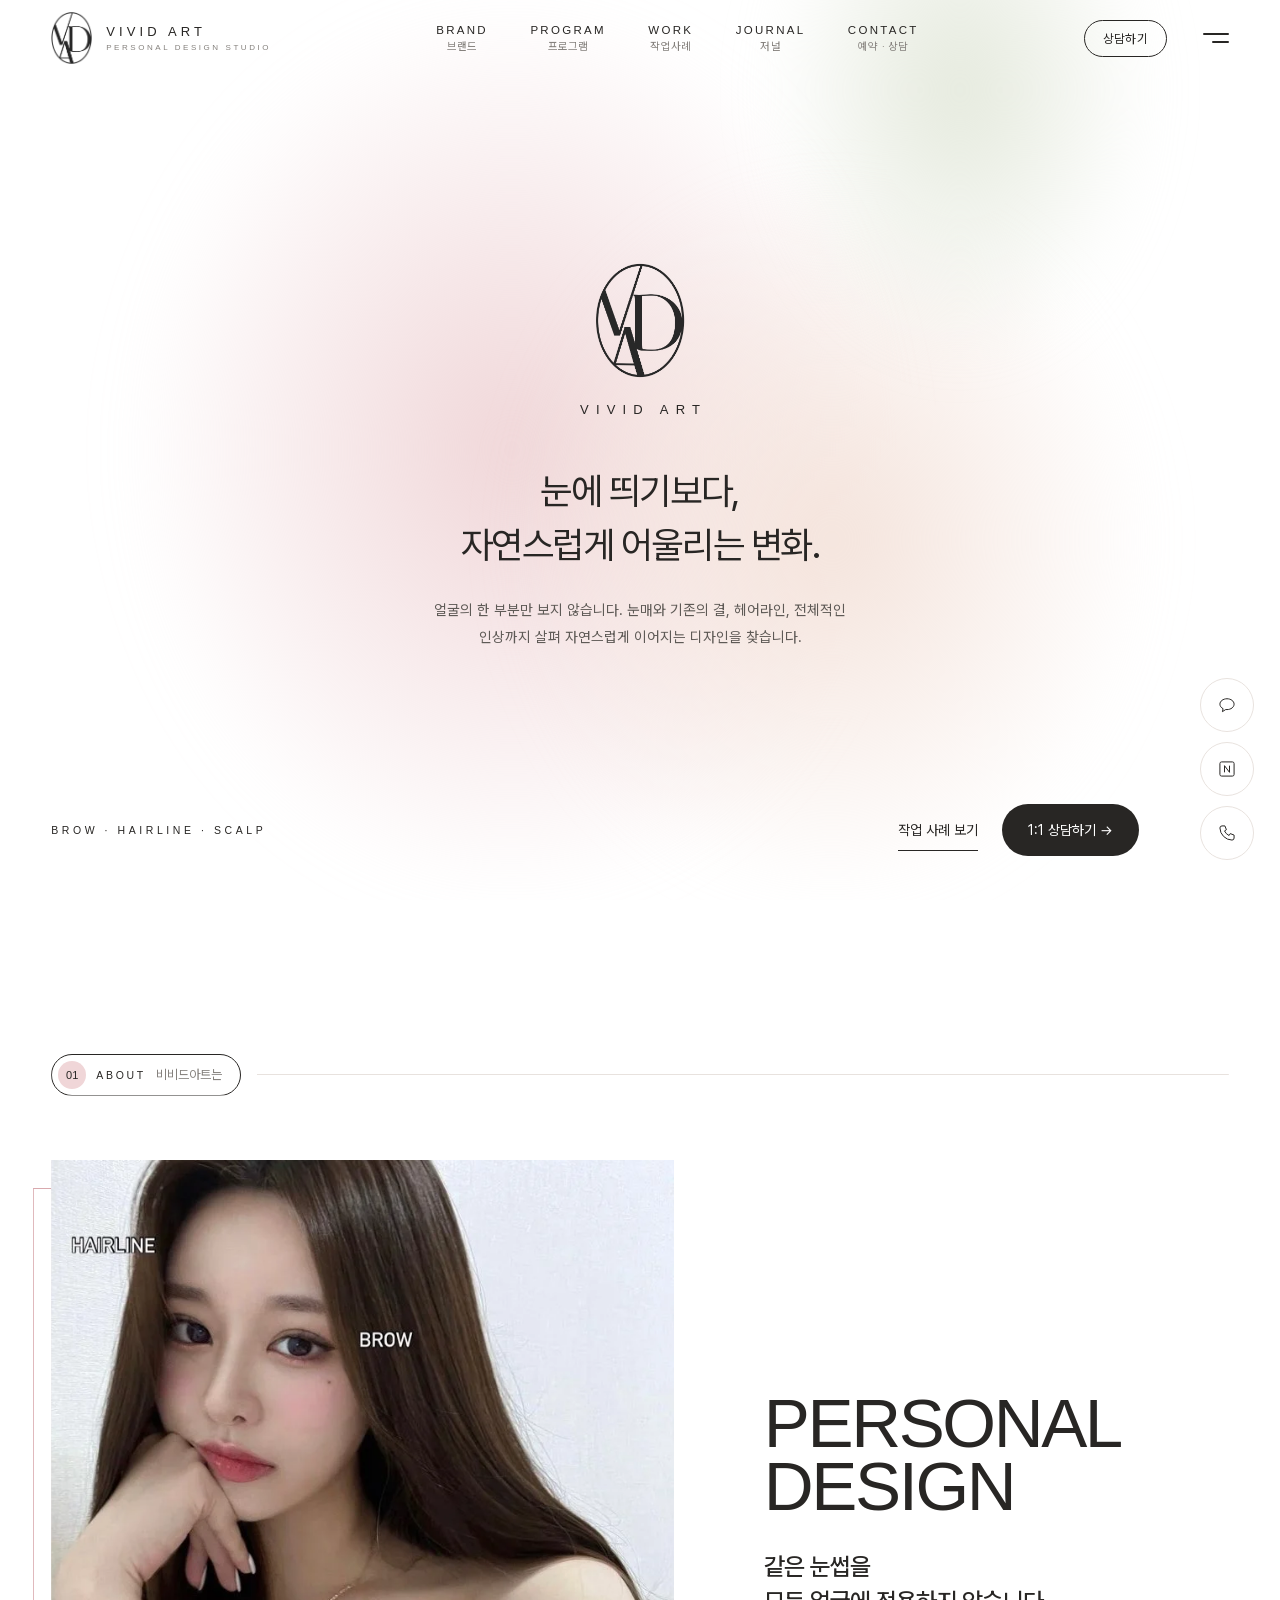
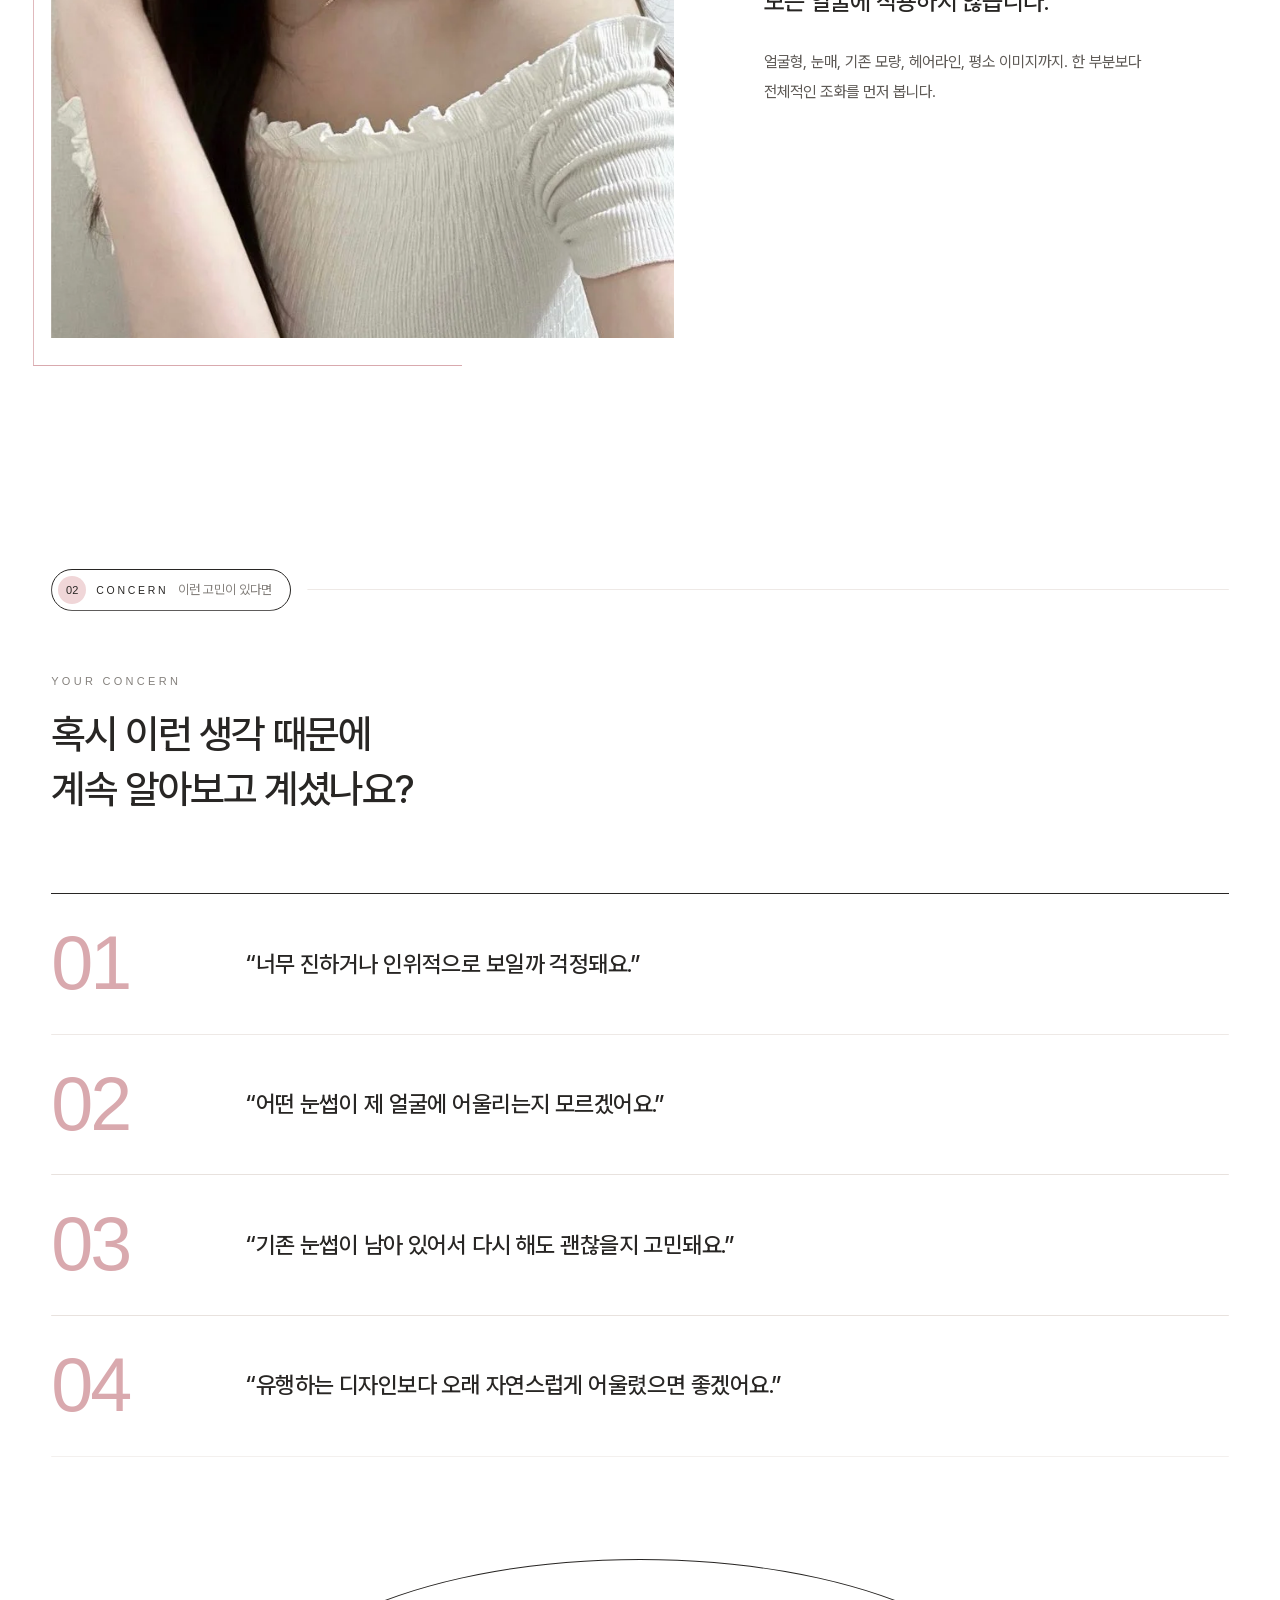
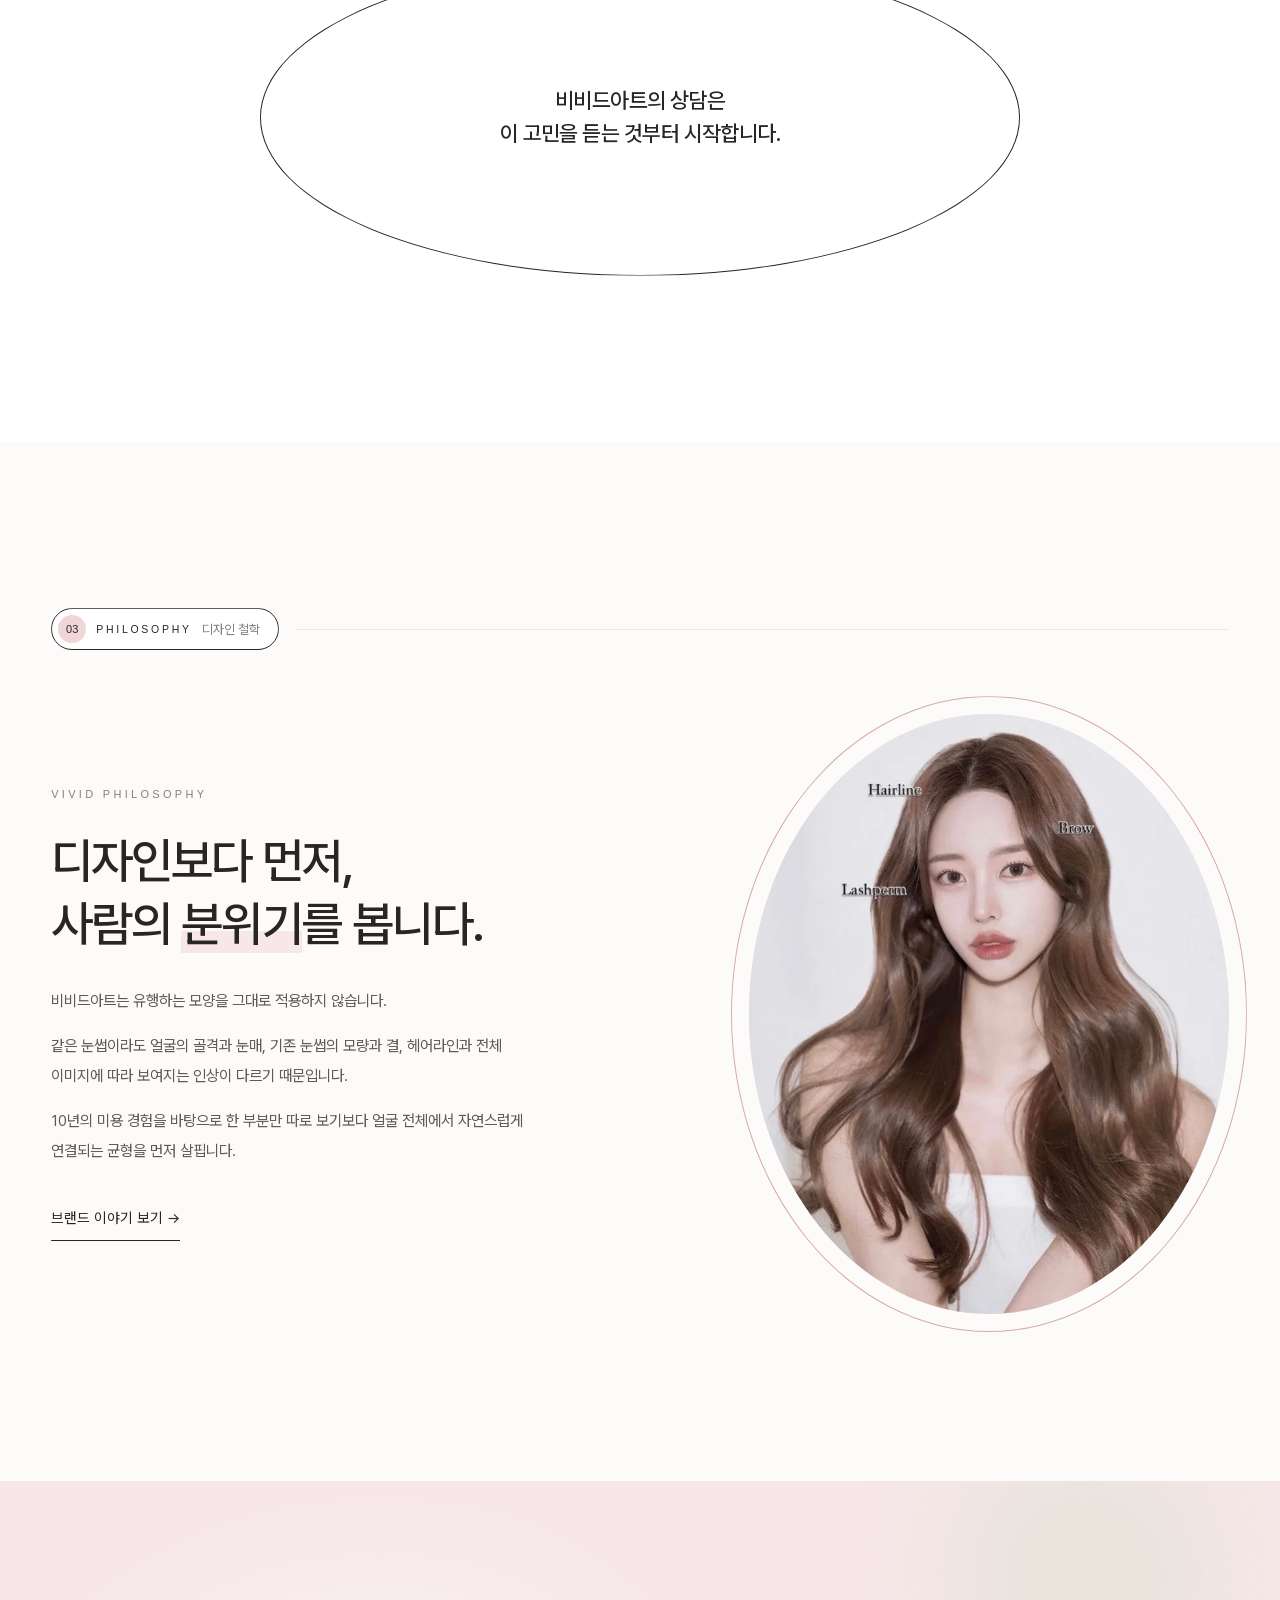
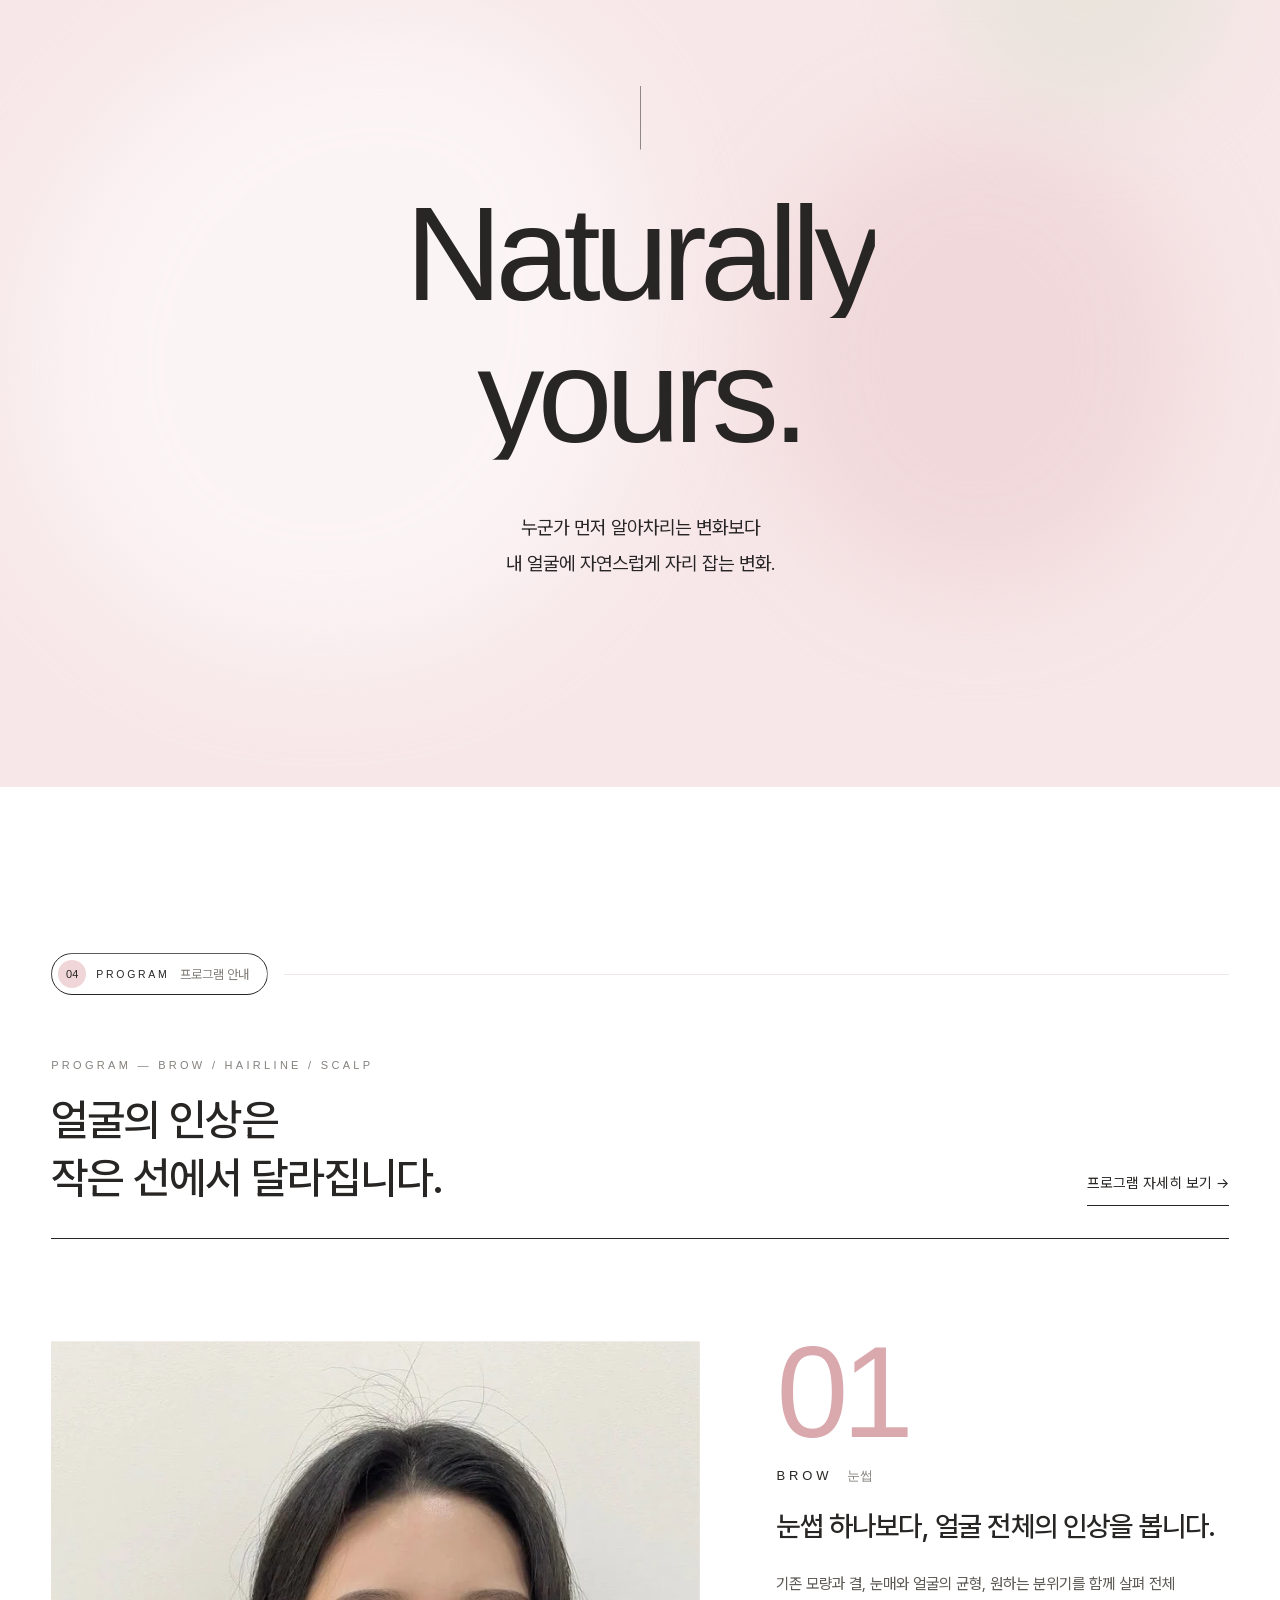
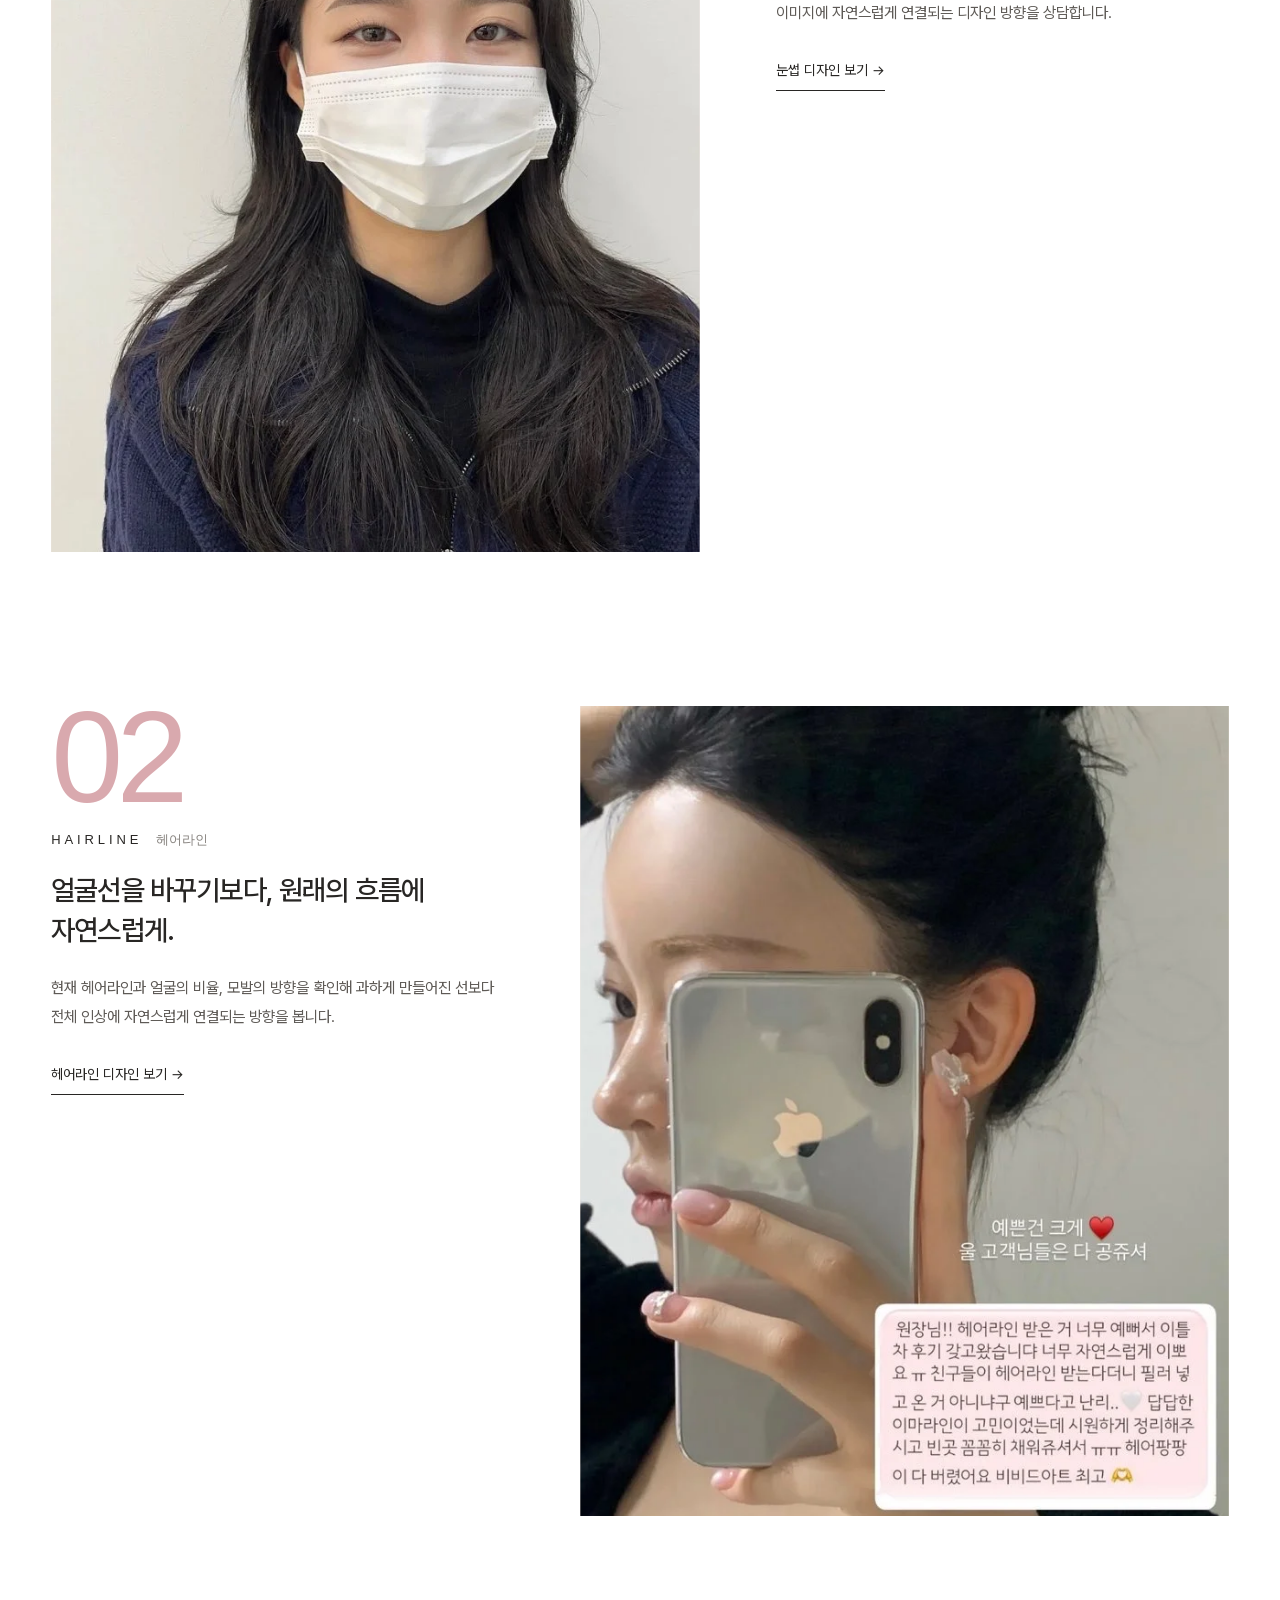
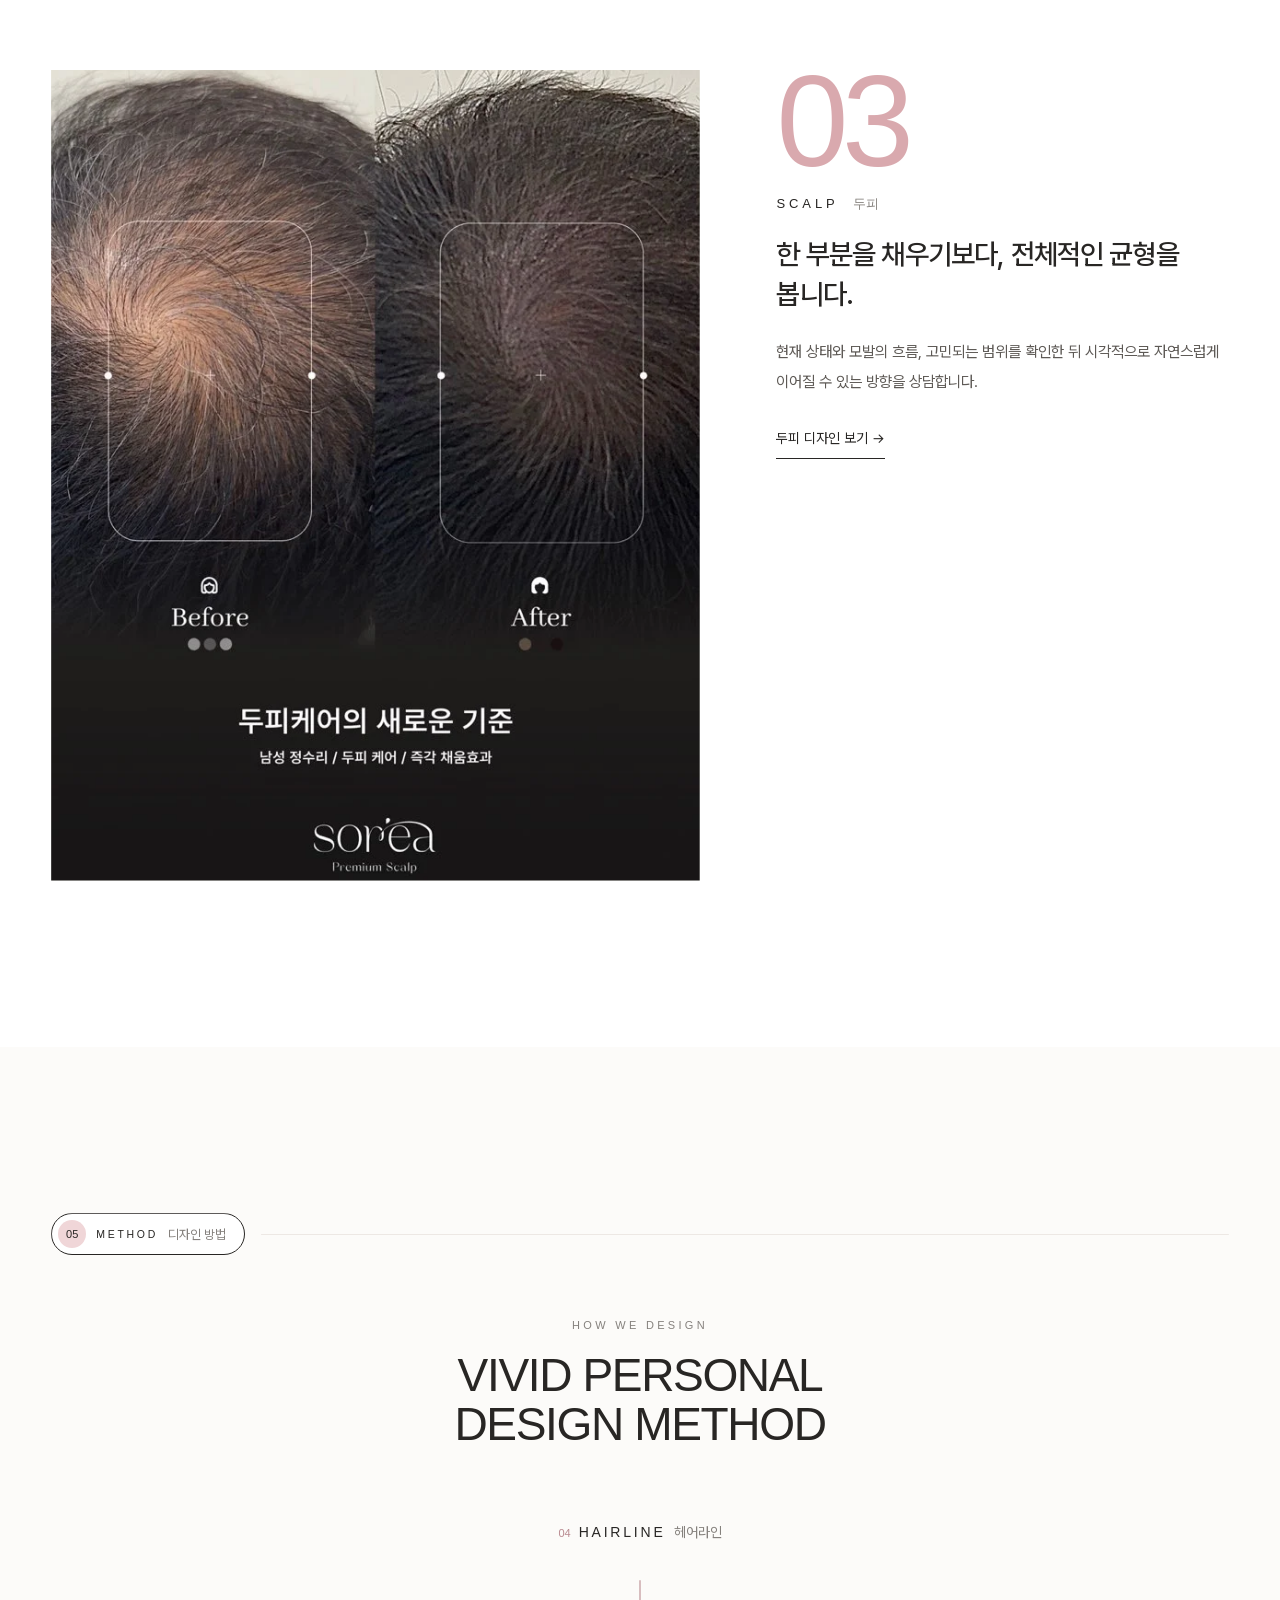
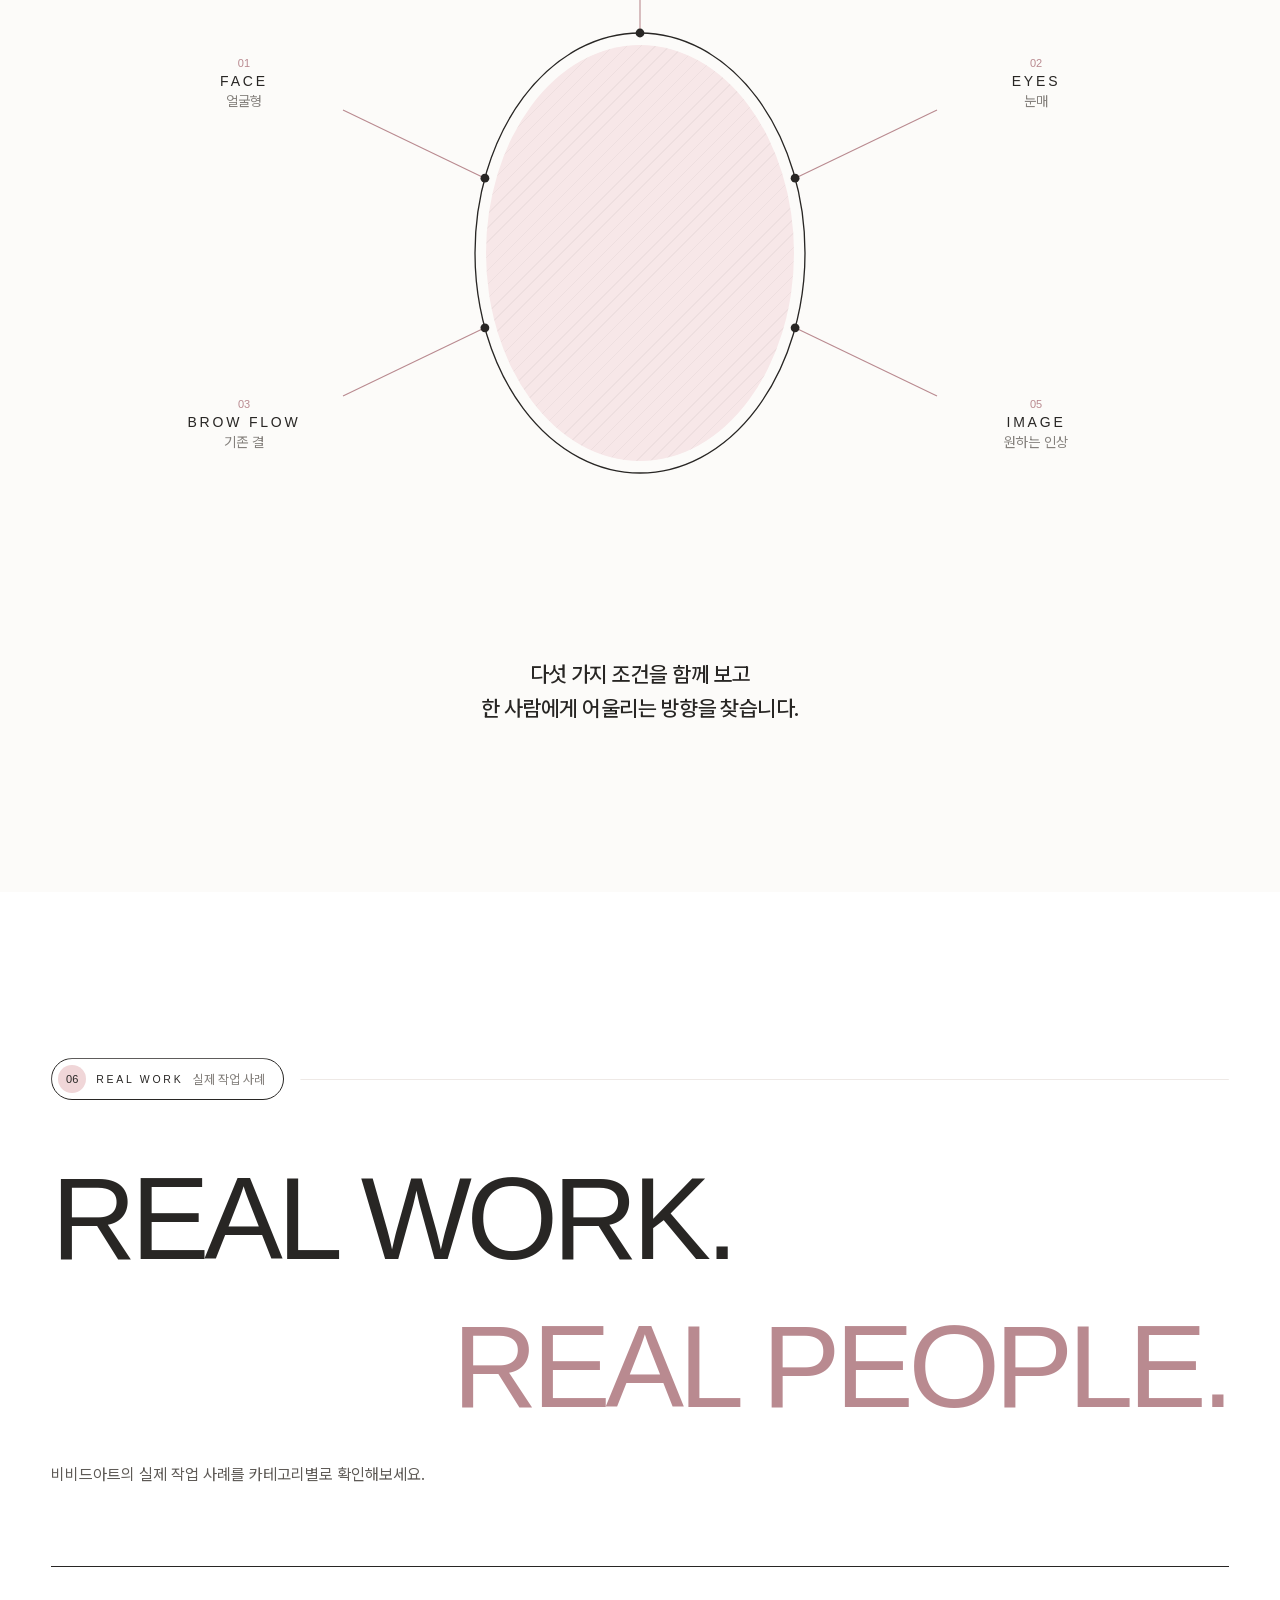
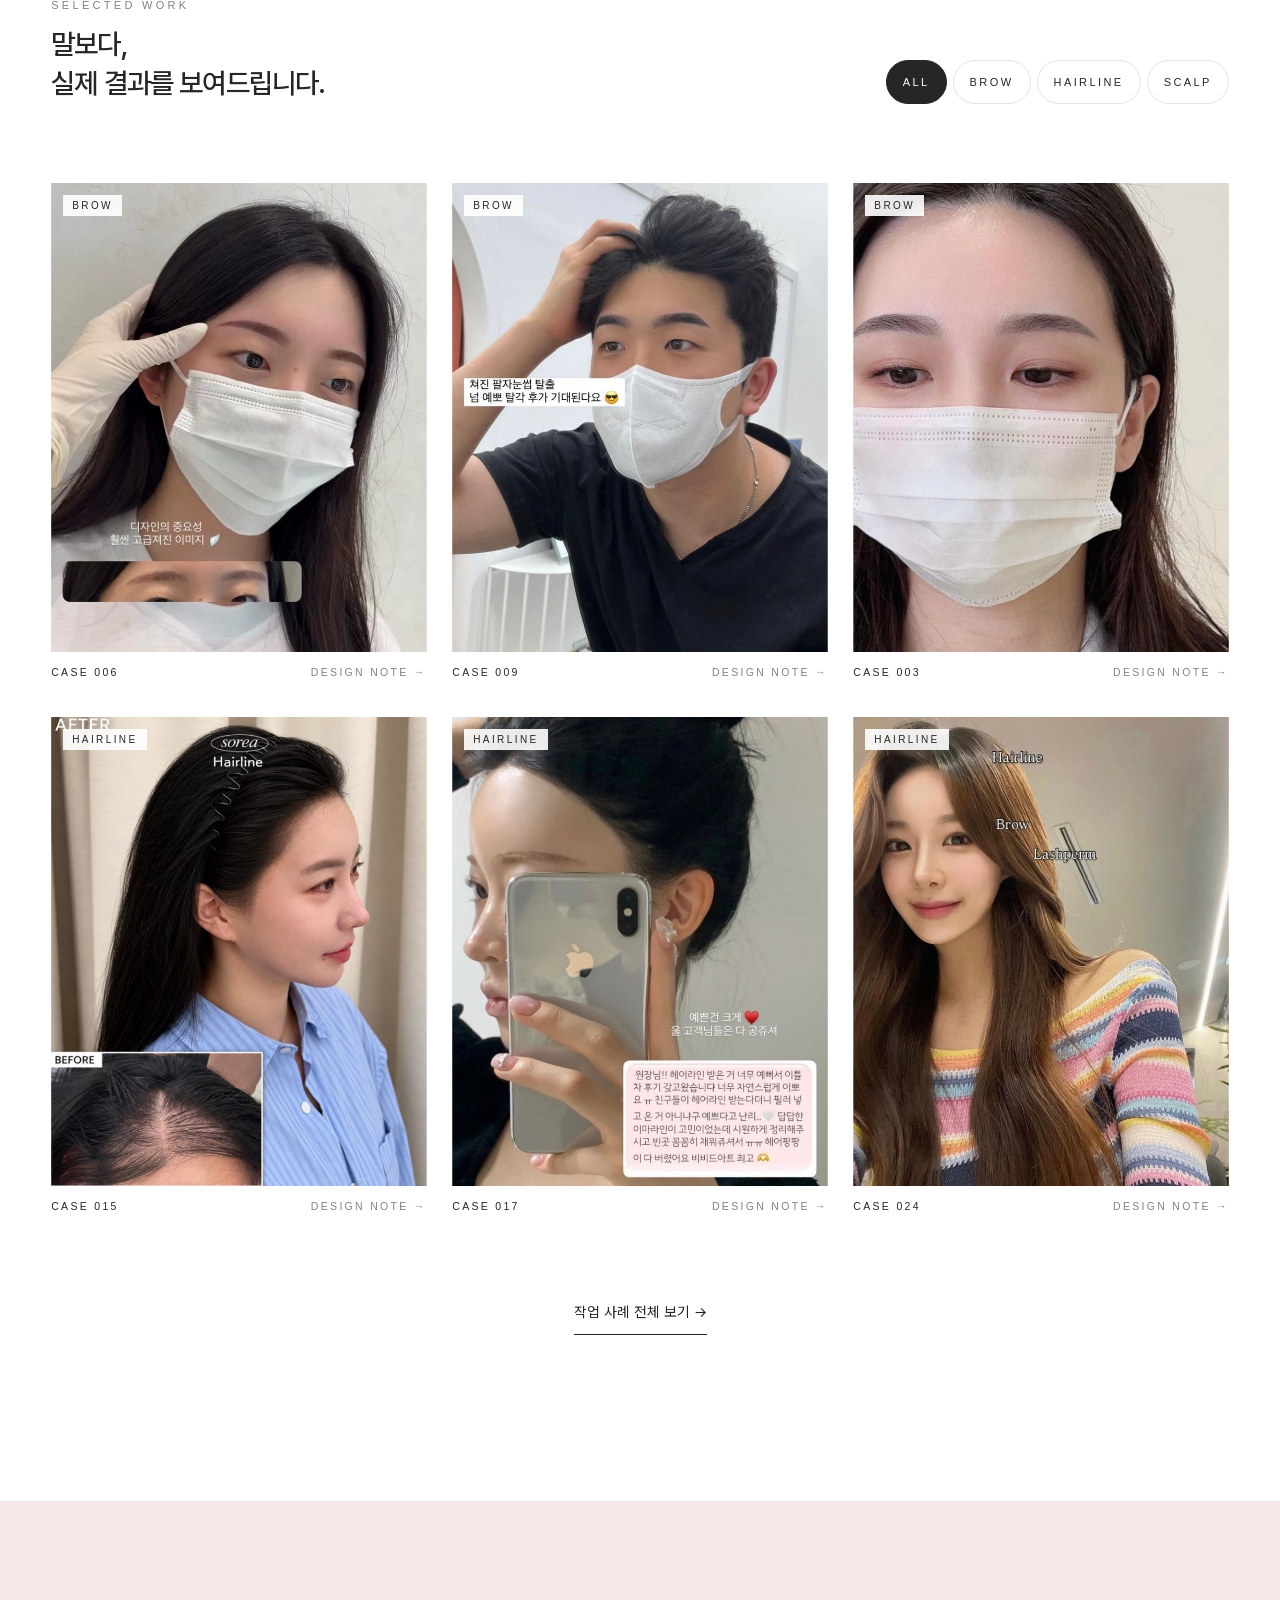
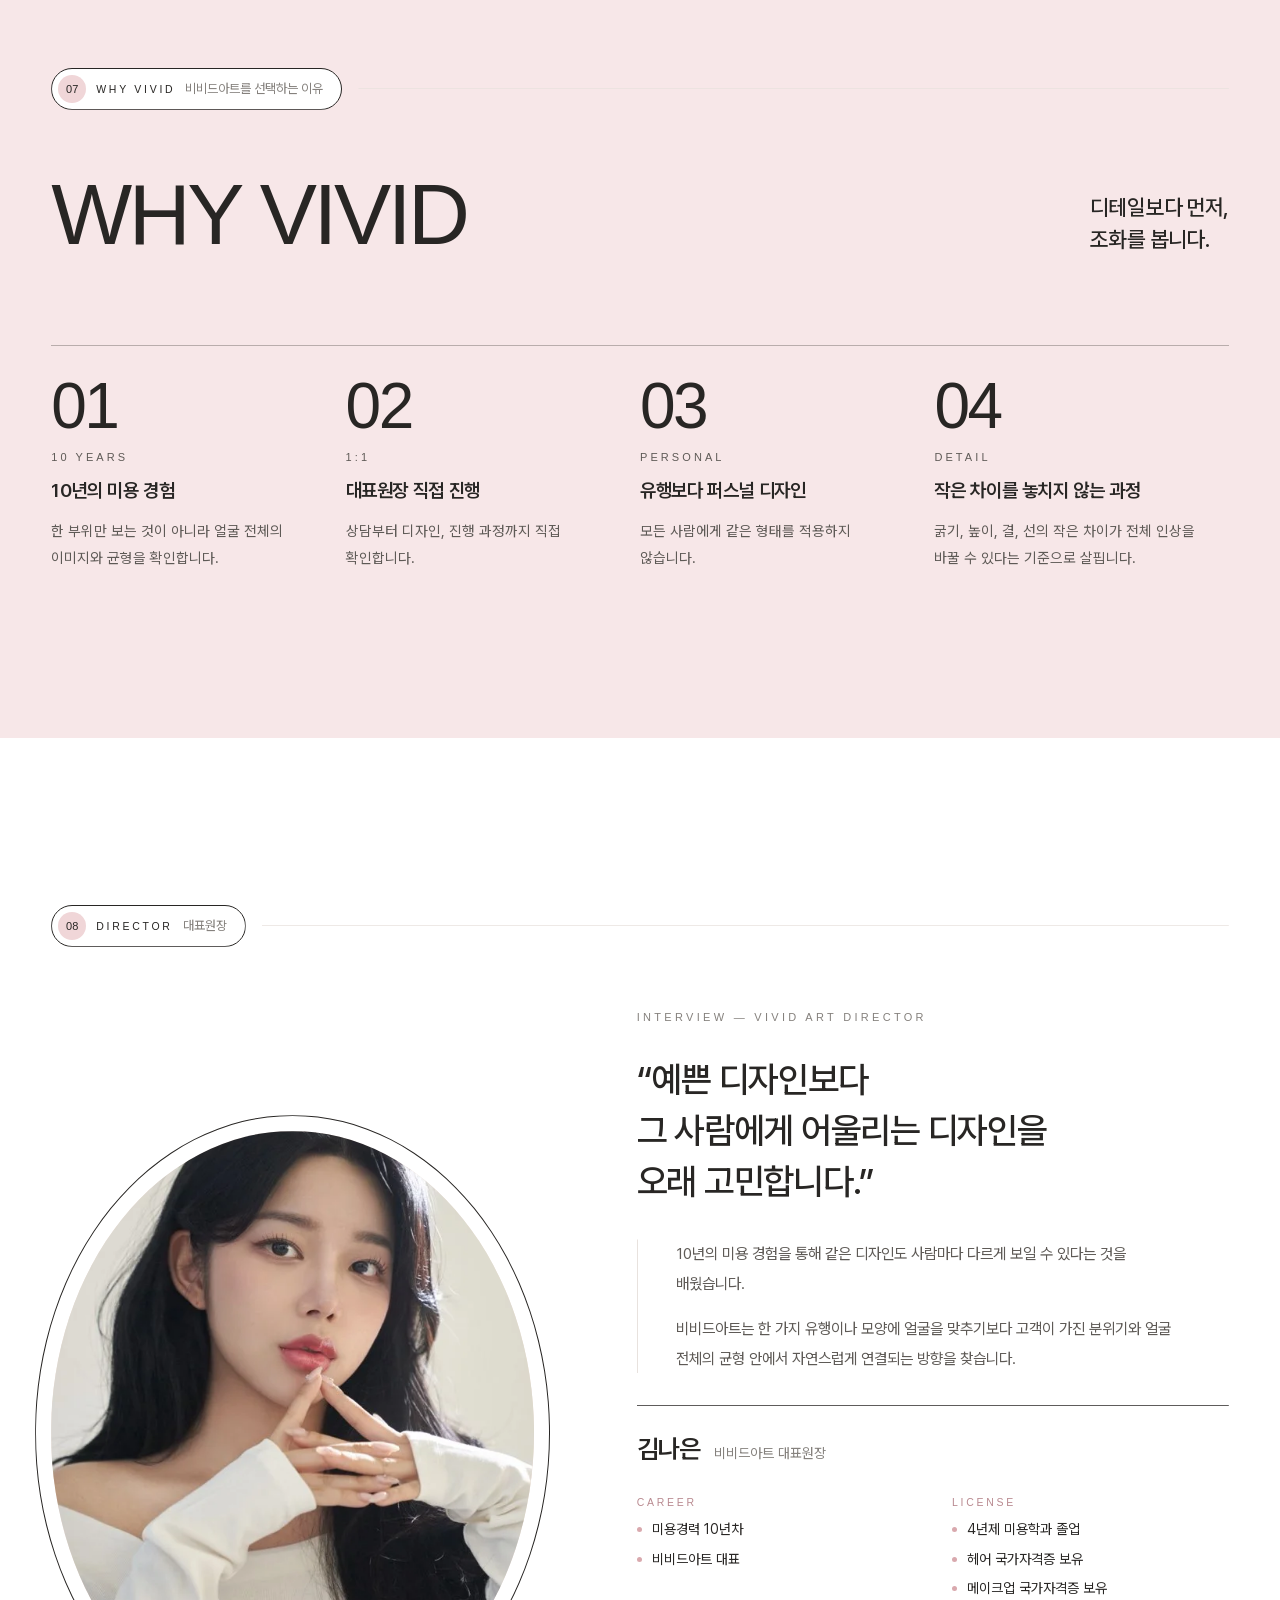
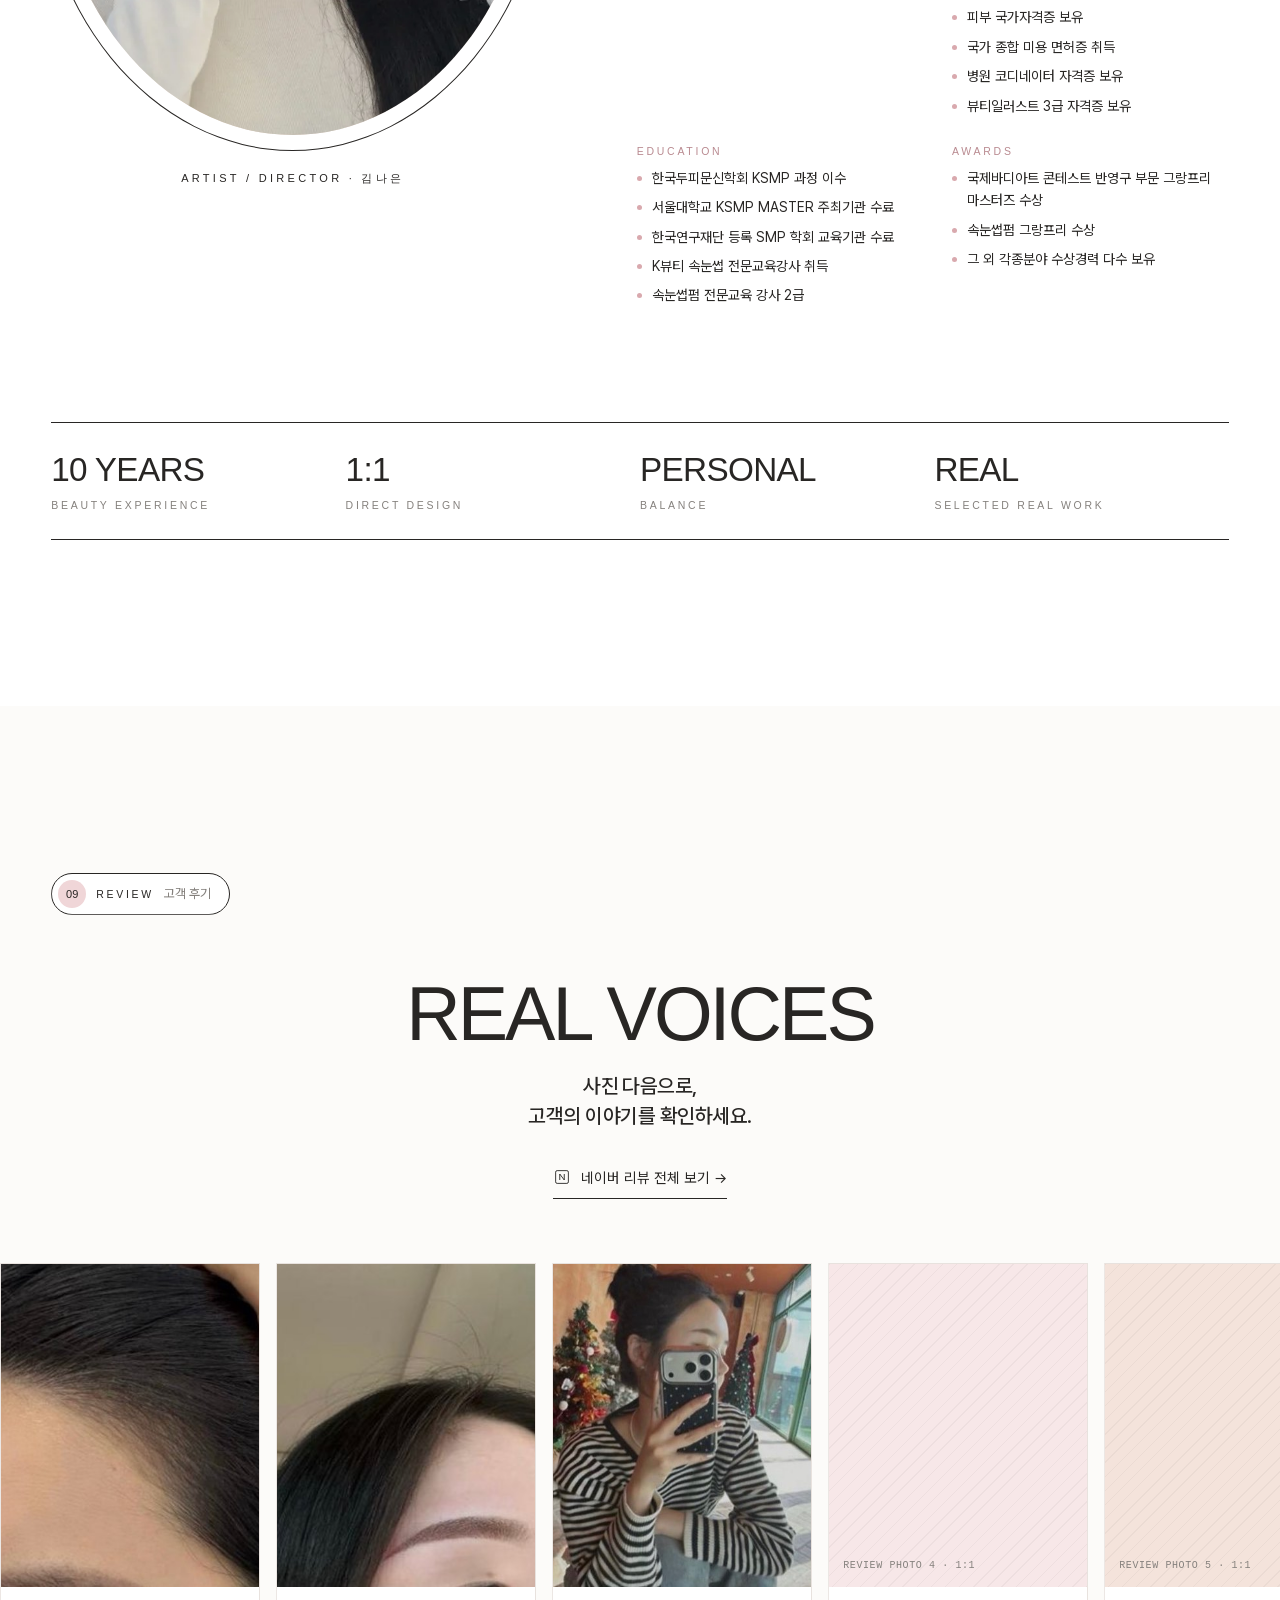
<file: index.html>
<!DOCTYPE html>
<html lang="ko">
<head>
<link rel="icon" href="/favicon.ico" sizes="48x48">
<link rel="icon" type="image/png" sizes="192x192" href="/favicon-192.png">
<link rel="apple-touch-icon" sizes="180x180" href="/apple-touch-icon.png">

<meta charset="utf-8">
<meta name="viewport" content="width=device-width, initial-scale=1">
<meta name="description" content="VIVID ART 비비드아트 — 눈썹 · 헤어라인 · 두피 디자인 퍼스널 디자인 스튜디오. 대표원장 1:1 상담과 진행.">
<meta name="theme-color" content="#FCFBF9">
<meta name="format-detection" content="telephone=no">
<meta property="og:type" content="website">
<meta property="og:site_name" content="VIVID ART">
<meta property="og:title" content="VIVID ART — Personal Design Studio">
<meta property="og:description" content="눈썹 · 헤어라인 · 두피 디자인 퍼스널 디자인 스튜디오">
<meta property="og:url" content="https://vividart.pages.dev/">
<link rel="canonical" href="https://vividart.pages.dev/">
<link rel="alternate" type="application/rss+xml" title="VIVID ART" href="https://vividart.pages.dev/rss.xml">
<style>
html{-webkit-text-size-adjust:100%;text-size-adjust:100%}
html,body{overflow-x:hidden;max-width:100%}
body{-webkit-tap-highlight-color:transparent;overscroll-behavior-x:none}
img,video,iframe,svg,canvas{max-width:100%}
@media (max-width:640px){
  input,textarea,select{font-size:16px!important}
  h1,h2,h3{word-break:keep-all;overflow-wrap:anywhere}
  p,li,span{word-break:keep-all}
  #app a,#app button{touch-action:manipulation}
  [data-mouse]{transform:none!important}
}
@media (hover:none){[data-mouse]{transform:none!important}}
</style>
<title>VIVID ART — Personal Design Studio</title>
<link rel="stylesheet" href="/assets/fonts/pretendard-subset.css">
<link rel="stylesheet" href="/assets/vivid-m.css?v=2">
<style>

html{scroll-behavior:smooth}
body{margin:0;background:#FFFFFF;color:#282624;font-family:'Pretendard Variable',Pretendard,'Apple SD Gothic Neo','Malgun Gothic','Helvetica Neue',Helvetica,Arial,sans-serif;-webkit-font-smoothing:antialiased;word-break:keep-all;overflow-x:hidden}
a{color:#282624}
a:hover{color:#85817D}
::selection{background:#F0D6D8}
</style>
</head>
<body>
<div id="app"></div>
<script src="/assets/sj-cms.js?v=1"></script>
<script src="/assets/site-data.js?v=2"></script>
<script src="/assets/runtime.js?v=1"></script>
<script src="/assets/motion.js?v=1"></script>

</body>
</html>
</file>
<file: assets/fonts/pretendard-subset.css>
/**
 * Minified by jsDelivr using clean-css v5.3.3.
 * Original file: /gh/orioncactus/pretendard@1.3.9/dist/web/variable/pretendardvariable-dynamic-subset.css
 *
 * Do NOT use SRI with dynamically generated files! More information: https://www.jsdelivr.com/using-sri-with-dynamic-files
 */
@font-face{font-family:'Pretendard Variable';font-style:normal;font-display:swap;font-weight:45 920;src:url(woff2-dynamic-subset/PretendardVariable.subset.0.woff2) format('woff2-variations');unicode-range:U+f9ca-fa0b,U+ff03-ff05,U+ff07,U+ff0a-ff0b,U+ff0d-ff19,U+ff1b,U+ff1d,U+ff20-ff5b,U+ff5d,U+ffe0-ffe3,U+ffe5-ffe6}@font-face{font-family:'Pretendard Variable';font-style:normal;font-display:swap;font-weight:45 920;src:url(woff2-dynamic-subset/PretendardVariable.subset.1.woff2) format('woff2-variations');unicode-range:U+d723-d728,U+d72a-d733,U+d735-d748,U+d74a-d74f,U+d752-d753,U+d755-d757,U+d75a-d75f,U+d762-d764,U+d766-d768,U+d76a-d76b,U+d76d-d76f,U+d771-d787,U+d789-d78b,U+d78d-d78f,U+d791-d797,U+d79a,U+d79c,U+d79e-d7a3,U+f900-f909,U+f90b-f92e}@font-face{font-family:'Pretendard Variable';font-style:normal;font-display:swap;font-weight:45 920;src:url(woff2-dynamic-subset/PretendardVariable.subset.2.woff2) format('woff2-variations');unicode-range:U+d679-d68b,U+d68e-d69e,U+d6a0,U+d6a2-d6a7,U+d6a9-d6c3,U+d6c6-d6c7,U+d6c9-d6cb,U+d6cd-d6d3,U+d6d5-d6d6,U+d6d8-d6e3,U+d6e5-d6e7,U+d6e9-d6fb,U+d6fd-d717,U+d719-d71f,U+d721-d722}@font-face{font-family:'Pretendard Variable';font-style:normal;font-display:swap;font-weight:45 920;src:url(woff2-dynamic-subset/PretendardVariable.subset.3.woff2) format('woff2-variations');unicode-range:U+d5bc-d5c7,U+d5ca-d5cb,U+d5cd-d5cf,U+d5d1-d5d7,U+d5d9-d5da,U+d5dc,U+d5de-d5e3,U+d5e6-d5e7,U+d5e9-d5eb,U+d5ed-d5f6,U+d5f8,U+d5fa-d5ff,U+d602-d603,U+d605-d607,U+d609-d60f,U+d612-d613,U+d616-d61b,U+d61d-d637,U+d63a-d63b,U+d63d-d63f,U+d641-d647,U+d64a-d64c,U+d64e-d653,U+d656-d657,U+d659-d65b,U+d65d-d666,U+d668,U+d66a-d678}@font-face{font-family:'Pretendard Variable';font-style:normal;font-display:swap;font-weight:45 920;src:url(woff2-dynamic-subset/PretendardVariable.subset.4.woff2) format('woff2-variations');unicode-range:U+d507,U+d509-d50b,U+d50d-d513,U+d515-d53b,U+d53e-d53f,U+d541-d543,U+d545-d54c,U+d54e,U+d550,U+d552-d557,U+d55a-d55b,U+d55d-d55f,U+d561-d564,U+d566-d567,U+d56a,U+d56c,U+d56e-d573,U+d576-d577,U+d579-d583,U+d585-d586,U+d58a-d5a4,U+d5a6-d5bb}@font-face{font-family:'Pretendard Variable';font-style:normal;font-display:swap;font-weight:45 920;src:url(woff2-dynamic-subset/PretendardVariable.subset.5.woff2) format('woff2-variations');unicode-range:U+d464-d477,U+d47a-d47b,U+d47d-d47f,U+d481-d487,U+d489-d48a,U+d48c,U+d48e-d4e7,U+d4e9-d503,U+d505-d506}@font-face{font-family:'Pretendard Variable';font-style:normal;font-display:swap;font-weight:45 920;src:url(woff2-dynamic-subset/PretendardVariable.subset.6.woff2) format('woff2-variations');unicode-range:U+d3bf-d3c7,U+d3ca-d3cf,U+d3d1-d3eb,U+d3ee-d3ef,U+d3f1-d3f3,U+d3f5-d3fb,U+d3fd-d400,U+d402-d45b,U+d45d-d463}@font-face{font-family:'Pretendard Variable';font-style:normal;font-display:swap;font-weight:45 920;src:url(woff2-dynamic-subset/PretendardVariable.subset.7.woff2) format('woff2-variations');unicode-range:U+d2ff,U+d302-d304,U+d306-d30b,U+d30f,U+d311-d313,U+d315-d31b,U+d31e,U+d322-d324,U+d326-d327,U+d32a-d32b,U+d32d-d32f,U+d331-d337,U+d339-d33c,U+d33e-d37b,U+d37e-d37f,U+d381-d383,U+d385-d38b,U+d38e-d390,U+d392-d397,U+d39a-d39b,U+d39d-d39f,U+d3a1-d3a7,U+d3a9-d3aa,U+d3ac,U+d3ae-d3b3,U+d3b5-d3b7,U+d3b9-d3bb,U+d3bd-d3be}@font-face{font-family:'Pretendard Variable';font-style:normal;font-display:swap;font-weight:45 920;src:url(woff2-dynamic-subset/PretendardVariable.subset.8.woff2) format('woff2-variations');unicode-range:U+d257-d27f,U+d281-d29b,U+d29d-d29f,U+d2a1-d2ab,U+d2ad-d2b7,U+d2ba-d2bb,U+d2bd-d2bf,U+d2c1-d2c7,U+d2c9-d2ef,U+d2f2-d2f3,U+d2f5-d2f7,U+d2f9-d2fe}@font-face{font-family:'Pretendard Variable';font-style:normal;font-display:swap;font-weight:45 920;src:url(woff2-dynamic-subset/PretendardVariable.subset.9.woff2) format('woff2-variations');unicode-range:U+d1b4,U+d1b6-d1f3,U+d1f5-d22b,U+d22e-d22f,U+d231-d233,U+d235-d23b,U+d23d-d240,U+d242-d256}@font-face{font-family:'Pretendard Variable';font-style:normal;font-display:swap;font-weight:45 920;src:url(woff2-dynamic-subset/PretendardVariable.subset.10.woff2) format('woff2-variations');unicode-range:U+d105-d12f,U+d132-d133,U+d135-d137,U+d139-d13f,U+d141-d142,U+d144,U+d146-d14b,U+d14e-d14f,U+d151-d153,U+d155-d15b,U+d15e-d187,U+d189-d19f,U+d1a2-d1a3,U+d1a5-d1a7,U+d1a9-d1af,U+d1b2-d1b3}@font-face{font-family:'Pretendard Variable';font-style:normal;font-display:swap;font-weight:45 920;src:url(woff2-dynamic-subset/PretendardVariable.subset.11.woff2) format('woff2-variations');unicode-range:U+d04b-d04f,U+d051-d057,U+d059-d06b,U+d06d-d06f,U+d071-d073,U+d075-d07b,U+d07e-d0a3,U+d0a6-d0a7,U+d0a9-d0ab,U+d0ad-d0b3,U+d0b6,U+d0b8,U+d0ba-d0bf,U+d0c2-d0c3,U+d0c5-d0c7,U+d0c9-d0cf,U+d0d2,U+d0d6-d0db,U+d0de-d0df,U+d0e1-d0e3,U+d0e5-d0eb,U+d0ee-d0f0,U+d0f2-d104}@font-face{font-family:'Pretendard Variable';font-style:normal;font-display:swap;font-weight:45 920;src:url(woff2-dynamic-subset/PretendardVariable.subset.12.woff2) format('woff2-variations');unicode-range:U+cfa2-cfc3,U+cfc5-cfdf,U+cfe2-cfe3,U+cfe5-cfe7,U+cfe9-cff4,U+cff6-cffb,U+cffd-cfff,U+d001-d003,U+d005-d017,U+d019-d033,U+d036-d037,U+d039-d03b,U+d03d-d04a}@font-face{font-family:'Pretendard Variable';font-style:normal;font-display:swap;font-weight:45 920;src:url(woff2-dynamic-subset/PretendardVariable.subset.13.woff2) format('woff2-variations');unicode-range:U+cef0-cef3,U+cef6,U+cef9-ceff,U+cf01-cf03,U+cf05-cf07,U+cf09-cf0f,U+cf11-cf12,U+cf14-cf1b,U+cf1d-cf1f,U+cf21-cf2f,U+cf31-cf53,U+cf56-cf57,U+cf59-cf5b,U+cf5d-cf63,U+cf66,U+cf68,U+cf6a-cf6f,U+cf71-cf84,U+cf86-cf8b,U+cf8d-cfa1}@font-face{font-family:'Pretendard Variable';font-style:normal;font-display:swap;font-weight:45 920;src:url(woff2-dynamic-subset/PretendardVariable.subset.14.woff2) format('woff2-variations');unicode-range:U+ce3c-ce57,U+ce5a-ce5b,U+ce5d-ce5f,U+ce61-ce67,U+ce6a,U+ce6c,U+ce6e-ce73,U+ce76-ce77,U+ce79-ce7b,U+ce7d-ce83,U+ce85-ce88,U+ce8a-ce8f,U+ce91-ce93,U+ce95-ce97,U+ce99-ce9f,U+cea2,U+cea4-ceab,U+cead-cee3,U+cee6-cee7,U+cee9-ceeb,U+ceed-ceef}@font-face{font-family:'Pretendard Variable';font-style:normal;font-display:swap;font-weight:45 920;src:url(woff2-dynamic-subset/PretendardVariable.subset.15.woff2) format('woff2-variations');unicode-range:U+cd92-cd93,U+cd96-cd97,U+cd99-cd9b,U+cd9d-cda3,U+cda6-cda8,U+cdaa-cdaf,U+cdb1-cdc3,U+cdc5-cdcb,U+cdcd-cde7,U+cde9-ce03,U+ce05-ce1f,U+ce22-ce34,U+ce36-ce3b}@font-face{font-family:'Pretendard Variable';font-style:normal;font-display:swap;font-weight:45 920;src:url(woff2-dynamic-subset/PretendardVariable.subset.16.woff2) format('woff2-variations');unicode-range:U+ccef-cd07,U+cd0a-cd0b,U+cd0d-cd1a,U+cd1c,U+cd1e-cd2b,U+cd2d-cd5b,U+cd5d-cd77,U+cd79-cd91}@font-face{font-family:'Pretendard Variable';font-style:normal;font-display:swap;font-weight:45 920;src:url(woff2-dynamic-subset/PretendardVariable.subset.17.woff2) format('woff2-variations');unicode-range:U+cc3f-cc43,U+cc46-cc47,U+cc49-cc4b,U+cc4d-cc53,U+cc55-cc58,U+cc5a-cc5f,U+cc61-cc97,U+cc9a-cc9b,U+cc9d-cc9f,U+cca1-cca7,U+ccaa,U+ccac,U+ccae-ccb3,U+ccb6-ccb7,U+ccb9-ccbb,U+ccbd-cccf,U+ccd1-cce3,U+cce5-ccee}@font-face{font-family:'Pretendard Variable';font-style:normal;font-display:swap;font-weight:45 920;src:url(woff2-dynamic-subset/PretendardVariable.subset.18.woff2) format('woff2-variations');unicode-range:U+cb91-cbd3,U+cbd5-cbe3,U+cbe5-cc0b,U+cc0e-cc0f,U+cc11-cc13,U+cc15-cc1b,U+cc1d-cc20,U+cc23-cc27,U+cc2a-cc2b,U+cc2d,U+cc2f,U+cc31-cc37,U+cc3a,U+cc3c}@font-face{font-family:'Pretendard Variable';font-style:normal;font-display:swap;font-weight:45 920;src:url(woff2-dynamic-subset/PretendardVariable.subset.19.woff2) format('woff2-variations');unicode-range:U+caf4-cb47,U+cb4a-cb90}@font-face{font-family:'Pretendard Variable';font-style:normal;font-display:swap;font-weight:45 920;src:url(woff2-dynamic-subset/PretendardVariable.subset.20.woff2) format('woff2-variations');unicode-range:U+ca4a-ca4b,U+ca4e-ca4f,U+ca51-ca53,U+ca55-ca5b,U+ca5d-ca60,U+ca62-ca83,U+ca85-cabb,U+cabe-cabf,U+cac1-cac3,U+cac5-cacb,U+cacd-cad0,U+cad2,U+cad4-cad8,U+cada-caf3}@font-face{font-family:'Pretendard Variable';font-style:normal;font-display:swap;font-weight:45 920;src:url(woff2-dynamic-subset/PretendardVariable.subset.21.woff2) format('woff2-variations');unicode-range:U+c996-c997,U+c99a-c99c,U+c99e-c9bf,U+c9c2-c9c3,U+c9c5-c9c7,U+c9c9-c9cf,U+c9d2,U+c9d4,U+c9d7-c9d8,U+c9db,U+c9de-c9df,U+c9e1-c9e3,U+c9e5-c9e6,U+c9e8-c9eb,U+c9ee-c9f0,U+c9f2-c9f7,U+c9f9-ca0b,U+ca0d-ca28,U+ca2a-ca49}@font-face{font-family:'Pretendard Variable';font-style:normal;font-display:swap;font-weight:45 920;src:url(woff2-dynamic-subset/PretendardVariable.subset.22.woff2) format('woff2-variations');unicode-range:U+c8e9-c8f4,U+c8f6-c8fb,U+c8fe-c8ff,U+c901-c903,U+c905-c90b,U+c90e-c910,U+c912-c917,U+c919-c92b,U+c92d-c94f,U+c951-c953,U+c955-c96b,U+c96d-c973,U+c975-c987,U+c98a-c98b,U+c98d-c98f,U+c991-c995}@font-face{font-family:'Pretendard Variable';font-style:normal;font-display:swap;font-weight:45 920;src:url(woff2-dynamic-subset/PretendardVariable.subset.23.woff2) format('woff2-variations');unicode-range:U+c841-c84b,U+c84d-c86f,U+c872-c873,U+c875-c877,U+c879-c87f,U+c882-c884,U+c887-c88a,U+c88d-c8c3,U+c8c5-c8df,U+c8e1-c8e8}@font-face{font-family:'Pretendard Variable';font-style:normal;font-display:swap;font-weight:45 920;src:url(woff2-dynamic-subset/PretendardVariable.subset.24.woff2) format('woff2-variations');unicode-range:U+c779-c77b,U+c77e-c782,U+c786,U+c78b,U+c78d,U+c78f,U+c792-c793,U+c795,U+c797,U+c799-c79f,U+c7a2,U+c7a7-c7ab,U+c7ae-c7bb,U+c7bd-c7c0,U+c7c2-c7c7,U+c7c9-c7dc,U+c7de-c7ff,U+c802-c803,U+c805-c807,U+c809,U+c80b-c80f,U+c812,U+c814,U+c817-c81b,U+c81e-c81f,U+c821-c823,U+c825-c82e,U+c830-c837,U+c839-c83b,U+c83d-c840}@font-face{font-family:'Pretendard Variable';font-style:normal;font-display:swap;font-weight:45 920;src:url(woff2-dynamic-subset/PretendardVariable.subset.25.woff2) format('woff2-variations');unicode-range:U+c6bb-c6bf,U+c6c2,U+c6c4,U+c6c6-c6cb,U+c6ce-c6cf,U+c6d1-c6d3,U+c6d5-c6db,U+c6dd-c6df,U+c6e1-c6e7,U+c6e9-c6eb,U+c6ed-c6ef,U+c6f1-c6f8,U+c6fa-c703,U+c705-c707,U+c709-c70b,U+c70d-c716,U+c718,U+c71a-c71f,U+c722-c723,U+c725-c727,U+c729-c734,U+c736-c73b,U+c73e-c73f,U+c741-c743,U+c745-c74b,U+c74e-c750,U+c752-c757,U+c759-c773,U+c776-c777}@font-face{font-family:'Pretendard Variable';font-style:normal;font-display:swap;font-weight:45 920;src:url(woff2-dynamic-subset/PretendardVariable.subset.26.woff2) format('woff2-variations');unicode-range:U+c5f5-c5fb,U+c5fe,U+c602-c605,U+c607,U+c609-c60f,U+c611-c61a,U+c61c-c623,U+c626-c627,U+c629-c62b,U+c62d,U+c62f-c632,U+c636,U+c638,U+c63a-c63f,U+c642-c643,U+c645-c647,U+c649-c652,U+c656-c65b,U+c65d-c65f,U+c661-c663,U+c665-c677,U+c679-c67b,U+c67d-c693,U+c696-c697,U+c699-c69b,U+c69d-c6a3,U+c6a6,U+c6a8,U+c6aa-c6af,U+c6b2-c6b3,U+c6b5-c6b7,U+c6b9-c6ba}@font-face{font-family:'Pretendard Variable';font-style:normal;font-display:swap;font-weight:45 920;src:url(woff2-dynamic-subset/PretendardVariable.subset.27.woff2) format('woff2-variations');unicode-range:U+c517-c527,U+c52a-c52b,U+c52d-c52f,U+c531-c538,U+c53a,U+c53c,U+c53e-c543,U+c546-c547,U+c54b,U+c54d-c552,U+c556,U+c55a-c55b,U+c55d,U+c55f,U+c562-c563,U+c565-c567,U+c569-c56f,U+c572,U+c574,U+c576-c57b,U+c57e-c57f,U+c581-c583,U+c585-c586,U+c588-c58b,U+c58e,U+c590,U+c592-c596,U+c599-c5b3,U+c5b6-c5b7,U+c5ba,U+c5be-c5c3,U+c5ca-c5cb,U+c5cd,U+c5cf,U+c5d2-c5d3,U+c5d5-c5d7,U+c5d9-c5df,U+c5e1-c5e2,U+c5e4,U+c5e6-c5eb,U+c5ef,U+c5f1-c5f3}@font-face{font-family:'Pretendard Variable';font-style:normal;font-display:swap;font-weight:45 920;src:url(woff2-dynamic-subset/PretendardVariable.subset.28.woff2) format('woff2-variations');unicode-range:U+c475-c4ef,U+c4f2-c4f3,U+c4f5-c4f7,U+c4f9-c4ff,U+c502-c50b,U+c50d-c516}@font-face{font-family:'Pretendard Variable';font-style:normal;font-display:swap;font-weight:45 920;src:url(woff2-dynamic-subset/PretendardVariable.subset.29.woff2) format('woff2-variations');unicode-range:U+c3d0-c3d7,U+c3da-c3db,U+c3dd-c3de,U+c3e1-c3ec,U+c3ee-c3f3,U+c3f5-c42b,U+c42d-c463,U+c466-c474}@font-face{font-family:'Pretendard Variable';font-style:normal;font-display:swap;font-weight:45 920;src:url(woff2-dynamic-subset/PretendardVariable.subset.30.woff2) format('woff2-variations');unicode-range:U+c32b-c367,U+c36a-c36b,U+c36d-c36f,U+c371-c377,U+c37a-c37b,U+c37e-c383,U+c385-c387,U+c389-c3cf}@font-face{font-family:'Pretendard Variable';font-style:normal;font-display:swap;font-weight:45 920;src:url(woff2-dynamic-subset/PretendardVariable.subset.31.woff2) format('woff2-variations');unicode-range:U+c26a-c26b,U+c26d-c26f,U+c271-c273,U+c275-c27b,U+c27e-c287,U+c289-c28f,U+c291-c297,U+c299-c29a,U+c29c-c2a3,U+c2a5-c2a7,U+c2a9-c2ab,U+c2ad-c2b3,U+c2b6,U+c2b8,U+c2ba-c2bb,U+c2bd-c2db,U+c2de-c2df,U+c2e1-c2e2,U+c2e5-c2ea,U+c2ee,U+c2f0,U+c2f2-c2f5,U+c2f7,U+c2fa-c2fb,U+c2fd-c2ff,U+c301-c307,U+c309-c30c,U+c30e-c312,U+c315-c323,U+c325-c328,U+c32a}@font-face{font-family:'Pretendard Variable';font-style:normal;font-display:swap;font-weight:45 920;src:url(woff2-dynamic-subset/PretendardVariable.subset.32.woff2) format('woff2-variations');unicode-range:U+c1bc-c1c3,U+c1c5-c1df,U+c1e1-c1fb,U+c1fd-c203,U+c205-c20c,U+c20e,U+c210-c217,U+c21a-c21b,U+c21d-c21e,U+c221-c227,U+c229-c22a,U+c22c,U+c22e,U+c230,U+c233-c24f,U+c251-c257,U+c259-c269}@font-face{font-family:'Pretendard Variable';font-style:normal;font-display:swap;font-weight:45 920;src:url(woff2-dynamic-subset/PretendardVariable.subset.33.woff2) format('woff2-variations');unicode-range:U+c101-c11b,U+c11f,U+c121-c123,U+c125-c12b,U+c12e,U+c132-c137,U+c13a-c13b,U+c13d-c13f,U+c141-c147,U+c14a,U+c14c-c153,U+c155-c157,U+c159-c15b,U+c15d-c166,U+c169-c16f,U+c171-c177,U+c179-c18b,U+c18e-c18f,U+c191-c193,U+c195-c19b,U+c19d-c19e,U+c1a0,U+c1a2-c1a4,U+c1a6-c1bb}@font-face{font-family:'Pretendard Variable';font-style:normal;font-display:swap;font-weight:45 920;src:url(woff2-dynamic-subset/PretendardVariable.subset.34.woff2) format('woff2-variations');unicode-range:U+c049-c057,U+c059-c05b,U+c05d-c05f,U+c061-c067,U+c069-c08f,U+c091-c0ab,U+c0ae-c0af,U+c0b1-c0b3,U+c0b5,U+c0b7-c0bb,U+c0be,U+c0c2-c0c7,U+c0ca-c0cb,U+c0cd-c0cf,U+c0d1-c0d7,U+c0d9-c0da,U+c0dc,U+c0de-c0e3,U+c0e5-c0eb,U+c0ed-c0f3,U+c0f6,U+c0f8,U+c0fa-c0ff}@font-face{font-family:'Pretendard Variable';font-style:normal;font-display:swap;font-weight:45 920;src:url(woff2-dynamic-subset/PretendardVariable.subset.35.woff2) format('woff2-variations');unicode-range:U+bfa7-bfaf,U+bfb1-bfc4,U+bfc6-bfcb,U+bfce-bfcf,U+bfd1-bfd3,U+bfd5-bfdb,U+bfdd-c048}@font-face{font-family:'Pretendard Variable';font-style:normal;font-display:swap;font-weight:45 920;src:url(woff2-dynamic-subset/PretendardVariable.subset.36.woff2) format('woff2-variations');unicode-range:U+bf07,U+bf09-bf3f,U+bf41-bf4f,U+bf52-bf54,U+bf56-bfa6}@font-face{font-family:'Pretendard Variable';font-style:normal;font-display:swap;font-weight:45 920;src:url(woff2-dynamic-subset/PretendardVariable.subset.37.woff2) format('woff2-variations');unicode-range:U+be56,U+be58,U+be5c-be5f,U+be62-be63,U+be65-be67,U+be69-be74,U+be76-be7b,U+be7e-be7f,U+be81-be8e,U+be90,U+be92-bea7,U+bea9-becf,U+bed2-bed3,U+bed5-bed6,U+bed9-bee3,U+bee6-bf06}@font-face{font-family:'Pretendard Variable';font-style:normal;font-display:swap;font-weight:45 920;src:url(woff2-dynamic-subset/PretendardVariable.subset.38.woff2) format('woff2-variations');unicode-range:U+bdb0-bdd3,U+bdd5-bdef,U+bdf1-be0b,U+be0d-be0f,U+be11-be13,U+be15-be43,U+be46-be47,U+be49-be4b,U+be4d-be53}@font-face{font-family:'Pretendard Variable';font-style:normal;font-display:swap;font-weight:45 920;src:url(woff2-dynamic-subset/PretendardVariable.subset.39.woff2) format('woff2-variations');unicode-range:U+bd03,U+bd06,U+bd08,U+bd0a-bd0f,U+bd11-bd22,U+bd25-bd47,U+bd49-bd58,U+bd5a-bd7f,U+bd82-bd83,U+bd85-bd87,U+bd8a-bd8f,U+bd91-bd92,U+bd94,U+bd96-bd98,U+bd9a-bdaf}@font-face{font-family:'Pretendard Variable';font-style:normal;font-display:swap;font-weight:45 920;src:url(woff2-dynamic-subset/PretendardVariable.subset.40.woff2) format('woff2-variations');unicode-range:U+bc4e-bc83,U+bc86-bc87,U+bc89-bc8b,U+bc8d-bc93,U+bc96,U+bc98,U+bc9b-bc9f,U+bca2-bca3,U+bca5-bca7,U+bca9-bcb2,U+bcb4-bcbb,U+bcbe-bcbf,U+bcc1-bcc3,U+bcc5-bccc,U+bcce-bcd0,U+bcd2-bcd4,U+bcd6-bcf3,U+bcf7,U+bcf9-bcfb,U+bcfd-bd02}@font-face{font-family:'Pretendard Variable';font-style:normal;font-display:swap;font-weight:45 920;src:url(woff2-dynamic-subset/PretendardVariable.subset.41.woff2) format('woff2-variations');unicode-range:U+bb90-bba3,U+bba5-bbab,U+bbad-bbbf,U+bbc1-bbf7,U+bbfa-bbfb,U+bbfd-bbfe,U+bc01-bc07,U+bc09-bc0a,U+bc0e,U+bc10,U+bc12-bc13,U+bc17,U+bc19-bc1a,U+bc1e,U+bc20-bc23,U+bc26,U+bc28,U+bc2a-bc2c,U+bc2e-bc2f,U+bc32-bc33,U+bc35-bc37,U+bc39-bc3f,U+bc41-bc42,U+bc44,U+bc46-bc48,U+bc4a-bc4d}@font-face{font-family:'Pretendard Variable';font-style:normal;font-display:swap;font-weight:45 920;src:url(woff2-dynamic-subset/PretendardVariable.subset.42.woff2) format('woff2-variations');unicode-range:U+bae6-bafb,U+bafd-bb17,U+bb19-bb33,U+bb37,U+bb39-bb3a,U+bb3d-bb43,U+bb45-bb46,U+bb48,U+bb4a-bb4f,U+bb51-bb53,U+bb55-bb57,U+bb59-bb62,U+bb64-bb8f}@font-face{font-family:'Pretendard Variable';font-style:normal;font-display:swap;font-weight:45 920;src:url(woff2-dynamic-subset/PretendardVariable.subset.43.woff2) format('woff2-variations');unicode-range:U+ba30-ba37,U+ba3a-ba3b,U+ba3d-ba3f,U+ba41-ba47,U+ba49-ba4a,U+ba4c,U+ba4e-ba53,U+ba56-ba57,U+ba59-ba5b,U+ba5d-ba63,U+ba65-ba66,U+ba68-ba6f,U+ba71-ba73,U+ba75-ba77,U+ba79-ba84,U+ba86,U+ba88-baa7,U+baaa,U+baad-baaf,U+bab1-bab7,U+baba,U+babc,U+babe-bae5}@font-face{font-family:'Pretendard Variable';font-style:normal;font-display:swap;font-weight:45 920;src:url(woff2-dynamic-subset/PretendardVariable.subset.44.woff2) format('woff2-variations');unicode-range:U+b96e-b973,U+b976-b977,U+b979-b97b,U+b97d-b983,U+b986,U+b988,U+b98a-b98d,U+b98f-b9ab,U+b9ae-b9af,U+b9b1-b9b3,U+b9b5-b9bb,U+b9be,U+b9c0,U+b9c2-b9c7,U+b9ca-b9cb,U+b9cd,U+b9d2-b9d7,U+b9da,U+b9dc,U+b9df-b9e0,U+b9e2,U+b9e6-b9e7,U+b9e9-b9f3,U+b9f6,U+b9f8,U+b9fb-ba2f}@font-face{font-family:'Pretendard Variable';font-style:normal;font-display:swap;font-weight:45 920;src:url(woff2-dynamic-subset/PretendardVariable.subset.45.woff2) format('woff2-variations');unicode-range:U+b8bf-b8cb,U+b8cd-b8e0,U+b8e2-b8e7,U+b8ea-b8eb,U+b8ed-b8ef,U+b8f1-b8f7,U+b8fa,U+b8fc,U+b8fe-b903,U+b905-b917,U+b919-b91f,U+b921-b93b,U+b93d-b957,U+b95a-b95b,U+b95d-b95f,U+b961-b967,U+b969-b96c}@font-face{font-family:'Pretendard Variable';font-style:normal;font-display:swap;font-weight:45 920;src:url(woff2-dynamic-subset/PretendardVariable.subset.46.woff2) format('woff2-variations');unicode-range:U+b80d-b80f,U+b811-b817,U+b81a,U+b81c-b823,U+b826-b827,U+b829-b82b,U+b82d-b833,U+b836,U+b83a-b83f,U+b841-b85b,U+b85e-b85f,U+b861-b863,U+b865-b86b,U+b86e,U+b870,U+b872-b8af,U+b8b1-b8be}@font-face{font-family:'Pretendard Variable';font-style:normal;font-display:swap;font-weight:45 920;src:url(woff2-dynamic-subset/PretendardVariable.subset.47.woff2) format('woff2-variations');unicode-range:U+b74d-b75f,U+b761-b763,U+b765-b774,U+b776-b77b,U+b77e-b77f,U+b781-b783,U+b785-b78b,U+b78e,U+b792-b796,U+b79a-b79b,U+b79d-b7a7,U+b7aa,U+b7ae-b7b3,U+b7b6-b7c8,U+b7ca-b7eb,U+b7ee-b7ef,U+b7f1-b7f3,U+b7f5-b7fb,U+b7fe,U+b802-b806,U+b80a-b80b}@font-face{font-family:'Pretendard Variable';font-style:normal;font-display:swap;font-weight:45 920;src:url(woff2-dynamic-subset/PretendardVariable.subset.48.woff2) format('woff2-variations');unicode-range:U+b6a7-b6aa,U+b6ac-b6b0,U+b6b2-b6ef,U+b6f1-b727,U+b72a-b72b,U+b72d-b72e,U+b731-b737,U+b739-b73a,U+b73c-b743,U+b745-b74c}@font-face{font-family:'Pretendard Variable';font-style:normal;font-display:swap;font-weight:45 920;src:url(woff2-dynamic-subset/PretendardVariable.subset.49.woff2) format('woff2-variations');unicode-range:U+b605-b60f,U+b612-b617,U+b619-b624,U+b626-b69b,U+b69e-b6a3,U+b6a5-b6a6}@font-face{font-family:'Pretendard Variable';font-style:normal;font-display:swap;font-weight:45 920;src:url(woff2-dynamic-subset/PretendardVariable.subset.50.woff2) format('woff2-variations');unicode-range:U+b55f,U+b562-b583,U+b585-b59f,U+b5a2-b5a3,U+b5a5-b5a7,U+b5a9-b5b2,U+b5b5-b5ba,U+b5bd-b604}@font-face{font-family:'Pretendard Variable';font-style:normal;font-display:swap;font-weight:45 920;src:url(woff2-dynamic-subset/PretendardVariable.subset.51.woff2) format('woff2-variations');unicode-range:U+b4a5-b4b6,U+b4b8-b4bf,U+b4c1-b4c7,U+b4c9-b4db,U+b4de-b4df,U+b4e1-b4e2,U+b4e5-b4eb,U+b4ee,U+b4f0,U+b4f2-b513,U+b516-b517,U+b519-b51a,U+b51d-b523,U+b526,U+b528,U+b52b-b52f,U+b532-b533,U+b535-b537,U+b539-b53f,U+b541-b544,U+b546-b54b,U+b54d-b54f,U+b551-b55b,U+b55d-b55e}@font-face{font-family:'Pretendard Variable';font-style:normal;font-display:swap;font-weight:45 920;src:url(woff2-dynamic-subset/PretendardVariable.subset.52.woff2) format('woff2-variations');unicode-range:U+b3f8-b3fb,U+b3fd-b40f,U+b411-b417,U+b419-b41b,U+b41d-b41f,U+b421-b427,U+b42a-b42b,U+b42d-b44f,U+b452-b453,U+b455-b457,U+b459-b45f,U+b462-b464,U+b466-b46b,U+b46d-b47f,U+b481-b4a3}@font-face{font-family:'Pretendard Variable';font-style:normal;font-display:swap;font-weight:45 920;src:url(woff2-dynamic-subset/PretendardVariable.subset.53.woff2) format('woff2-variations');unicode-range:U+b342-b353,U+b356-b357,U+b359-b35b,U+b35d-b35e,U+b360-b363,U+b366,U+b368,U+b36a-b36d,U+b36f,U+b372-b373,U+b375-b377,U+b379-b37f,U+b381-b382,U+b384,U+b386-b38b,U+b38d-b3c3,U+b3c6-b3c7,U+b3c9-b3ca,U+b3cd-b3d3,U+b3d6,U+b3d8,U+b3da-b3f7}@font-face{font-family:'Pretendard Variable';font-style:normal;font-display:swap;font-weight:45 920;src:url(woff2-dynamic-subset/PretendardVariable.subset.54.woff2) format('woff2-variations');unicode-range:U+b27c-b283,U+b285-b28f,U+b292-b293,U+b295-b297,U+b29a-b29f,U+b2a1-b2a4,U+b2a7-b2a9,U+b2ab,U+b2ad-b2c7,U+b2ca-b2cb,U+b2cd-b2cf,U+b2d1-b2d7,U+b2da,U+b2dc,U+b2de-b2e3,U+b2e7,U+b2e9-b2ea,U+b2ef-b2f3,U+b2f6,U+b2f8,U+b2fa-b2fb,U+b2fd-b2fe,U+b302-b303,U+b305-b307,U+b309-b30f,U+b312,U+b316-b31b,U+b31d-b341}@font-face{font-family:'Pretendard Variable';font-style:normal;font-display:swap;font-weight:45 920;src:url(woff2-dynamic-subset/PretendardVariable.subset.55.woff2) format('woff2-variations');unicode-range:U+b1d6-b1e7,U+b1e9-b1fc,U+b1fe-b203,U+b206-b207,U+b209-b20b,U+b20d-b213,U+b216-b21f,U+b221-b257,U+b259-b273,U+b275-b27b}@font-face{font-family:'Pretendard Variable';font-style:normal;font-display:swap;font-weight:45 920;src:url(woff2-dynamic-subset/PretendardVariable.subset.56.woff2) format('woff2-variations');unicode-range:U+b120-b122,U+b126-b127,U+b129-b12b,U+b12d-b133,U+b136,U+b138,U+b13a-b13f,U+b142-b143,U+b145-b14f,U+b151-b153,U+b156-b157,U+b159-b177,U+b17a-b17b,U+b17d-b17f,U+b181-b187,U+b189-b18c,U+b18e-b191,U+b195-b1a7,U+b1a9-b1cb,U+b1cd-b1d5}@font-face{font-family:'Pretendard Variable';font-style:normal;font-display:swap;font-weight:45 920;src:url(woff2-dynamic-subset/PretendardVariable.subset.57.woff2) format('woff2-variations');unicode-range:U+b05f-b07b,U+b07e-b07f,U+b081-b083,U+b085-b08b,U+b08d-b097,U+b09b,U+b09d-b09f,U+b0a2-b0a7,U+b0aa,U+b0b0,U+b0b2,U+b0b6-b0b7,U+b0b9-b0bb,U+b0bd-b0c3,U+b0c6-b0c7,U+b0ca-b0cf,U+b0d1-b0df,U+b0e1-b0e4,U+b0e6-b107,U+b10a-b10b,U+b10d-b10f,U+b111-b112,U+b114-b117,U+b119-b11a,U+b11c-b11f}@font-face{font-family:'Pretendard Variable';font-style:normal;font-display:swap;font-weight:45 920;src:url(woff2-dynamic-subset/PretendardVariable.subset.58.woff2) format('woff2-variations');unicode-range:U+afac-afb7,U+afba-afbb,U+afbd-afbf,U+afc1-afc6,U+afca-afcc,U+afce-afd3,U+afd5-afe7,U+afe9-afef,U+aff1-b00b,U+b00d-b00f,U+b011-b013,U+b015-b01b,U+b01d-b027,U+b029-b043,U+b045-b047,U+b049,U+b04b,U+b04d-b052,U+b055-b056,U+b058-b05c,U+b05e}@font-face{font-family:'Pretendard Variable';font-style:normal;font-display:swap;font-weight:45 920;src:url(woff2-dynamic-subset/PretendardVariable.subset.59.woff2) format('woff2-variations');unicode-range:U+af03-af07,U+af09-af2b,U+af2e-af33,U+af35-af3b,U+af3e-af40,U+af44-af47,U+af4a-af5c,U+af5e-af63,U+af65-af7f,U+af81-afab}@font-face{font-family:'Pretendard Variable';font-style:normal;font-display:swap;font-weight:45 920;src:url(woff2-dynamic-subset/PretendardVariable.subset.60.woff2) format('woff2-variations');unicode-range:U+ae56-ae5b,U+ae5e-ae60,U+ae62-ae64,U+ae66-ae67,U+ae69-ae6b,U+ae6d-ae83,U+ae85-aebb,U+aebf,U+aec1-aec3,U+aec5-aecb,U+aece,U+aed0,U+aed2-aed7,U+aed9-aef3,U+aef5-af02}@font-face{font-family:'Pretendard Variable';font-style:normal;font-display:swap;font-weight:45 920;src:url(woff2-dynamic-subset/PretendardVariable.subset.61.woff2) format('woff2-variations');unicode-range:U+ad9c-ada3,U+ada5-adbf,U+adc1-adc3,U+adc5-adc7,U+adc9-add2,U+add4-addb,U+addd-addf,U+ade1-ade3,U+ade5-adf7,U+adfa-adfb,U+adfd-adff,U+ae02-ae07,U+ae0a,U+ae0c,U+ae0e-ae13,U+ae15-ae2f,U+ae31-ae33,U+ae35-ae37,U+ae39-ae3f,U+ae42,U+ae44,U+ae46-ae49,U+ae4b,U+ae4f,U+ae51-ae53,U+ae55}@font-face{font-family:'Pretendard Variable';font-style:normal;font-display:swap;font-weight:45 920;src:url(woff2-dynamic-subset/PretendardVariable.subset.62.woff2) format('woff2-variations');unicode-range:U+ace2-ace3,U+ace5-ace6,U+ace9-acef,U+acf2,U+acf4,U+acf7-acfb,U+acfe-acff,U+ad01-ad03,U+ad05-ad0b,U+ad0d-ad10,U+ad12-ad1b,U+ad1d-ad33,U+ad35-ad48,U+ad4a-ad4f,U+ad51-ad6b,U+ad6e-ad6f,U+ad71-ad72,U+ad77-ad7c,U+ad7e,U+ad80,U+ad82-ad87,U+ad89-ad8b,U+ad8d-ad8f,U+ad91-ad9b}@font-face{font-family:'Pretendard Variable';font-style:normal;font-display:swap;font-weight:45 920;src:url(woff2-dynamic-subset/PretendardVariable.subset.63.woff2) format('woff2-variations');unicode-range:U+ac25-ac2c,U+ac2e,U+ac30,U+ac32-ac37,U+ac39-ac3f,U+ac41-ac4c,U+ac4e-ac6f,U+ac72-ac73,U+ac75-ac76,U+ac79-ac7f,U+ac82,U+ac84-ac88,U+ac8a-ac8b,U+ac8d-ac8f,U+ac91-ac93,U+ac95-ac9b,U+ac9d-ac9e,U+aca1-aca7,U+acab,U+acad-acaf,U+acb1-acb7,U+acba-acbb,U+acbe-acc0,U+acc2-acc3,U+acc5-acdf}@font-face{font-family:'Pretendard Variable';font-style:normal;font-display:swap;font-weight:45 920;src:url(woff2-dynamic-subset/PretendardVariable.subset.64.woff2) format('woff2-variations');unicode-range:U+99df,U+99ed,U+99f1,U+99ff,U+9a01,U+9a08,U+9a0e-9a0f,U+9a19,U+9a2b,U+9a30,U+9a36-9a37,U+9a40,U+9a43,U+9a45,U+9a4d,U+9a55,U+9a57,U+9a5a-9a5b,U+9a5f,U+9a62,U+9a65,U+9a69-9a6a,U+9aa8,U+9ab8,U+9ad3,U+9ae5,U+9aee,U+9b1a,U+9b27,U+9b2a,U+9b31,U+9b3c,U+9b41-9b45,U+9b4f,U+9b54,U+9b5a,U+9b6f,U+9b8e,U+9b91,U+9b9f,U+9bab,U+9bae,U+9bc9,U+9bd6,U+9be4,U+9be8,U+9c0d,U+9c10,U+9c12,U+9c15,U+9c25,U+9c32,U+9c3b,U+9c47,U+9c49,U+9c57,U+9ce5,U+9ce7,U+9ce9,U+9cf3-9cf4,U+9cf6,U+9d09,U+9d1b,U+9d26,U+9d28,U+9d3b,U+9d51,U+9d5d,U+9d60-9d61,U+9d6c,U+9d72,U+9da9,U+9daf,U+9db4,U+9dc4,U+9dd7,U+9df2,U+9df8-9dfa,U+9e1a,U+9e1e,U+9e75,U+9e79,U+9e7d,U+9e7f,U+9e92-9e93,U+9e97,U+9e9d,U+9e9f,U+9ea5,U+9eb4-9eb5,U+9ebb,U+9ebe,U+9ec3,U+9ecd-9ece,U+9ed4,U+9ed8,U+9edb-9edc,U+9ede,U+9ee8,U+9ef4,U+9f07-9f08,U+9f0e,U+9f13,U+9f20,U+9f3b,U+9f4a-9f4b,U+9f4e,U+9f52,U+9f5f,U+9f61,U+9f67,U+9f6a,U+9f6c,U+9f77,U+9f8d,U+9f90,U+9f95,U+9f9c,U+ac02-ac03,U+ac05-ac06,U+ac09-ac0f,U+ac17-ac18,U+ac1b,U+ac1e-ac1f,U+ac21-ac23}@font-face{font-family:'Pretendard Variable';font-style:normal;font-display:swap;font-weight:45 920;src:url(woff2-dynamic-subset/PretendardVariable.subset.65.woff2) format('woff2-variations');unicode-range:U+338c-339c,U+339f-33a0,U+33a2-33cb,U+33cf-33d0,U+33d3,U+33d6,U+33d8,U+33db-33dd,U+4e01,U+4e03,U+4e07-4e08,U+4e11,U+4e14-4e15,U+4e18-4e19,U+4e1e,U+4e32,U+4e38-4e39,U+4e42-4e43,U+4e45,U+4e4d-4e4f,U+4e56,U+4e58-4e59,U+4e5d-4e5e,U+4e6b,U+4e6d,U+4e73,U+4e76-4e77,U+4e7e,U+4e82,U+4e86,U+4e88,U+4e8e,U+4e90-4e92,U+4e94-4e95,U+4e98,U+4e9b,U+4e9e,U+4ea1-4ea2,U+4ea4-4ea6,U+4ea8,U+4eab,U+4ead-4eae,U+4eb6,U+4ec0-4ec1,U+4ec4,U+4ec7,U+4ecb,U+4ecd,U+4ed4-4ed5,U+4ed7-4ed9,U+4edd,U+4edf,U+4ee4,U+4ef0,U+4ef2,U+4ef6-4ef7,U+4efb,U+4f01,U+4f09,U+4f0b,U+4f0d-4f11,U+4f2f,U+4f34,U+4f36,U+4f38,U+4f3a,U+4f3c-4f3d}@font-face{font-family:'Pretendard Variable';font-style:normal;font-display:swap;font-weight:45 920;src:url(woff2-dynamic-subset/PretendardVariable.subset.66.woff2) format('woff2-variations');unicode-range:U+3136,U+3138,U+313a-3140,U+3143-3144,U+3150,U+3152,U+3154-3156,U+3158-315b,U+315d-315f,U+3162,U+3164-318c,U+318e,U+3200-321b,U+3231,U+3239,U+3251-325a,U+3260-327b,U+327e-327f,U+328a-3290,U+3294,U+329e,U+32a5,U+3380-3384,U+3388-338b}@font-face{font-family:'Pretendard Variable';font-style:normal;font-display:swap;font-weight:45 920;src:url(woff2-dynamic-subset/PretendardVariable.subset.67.woff2) format('woff2-variations');unicode-range:U+2f7d,U+2f7f-2f8b,U+2f8e-2f90,U+2f92-2f97,U+2f99-2fa0,U+2fa2-2fa3,U+2fa5-2fa9,U+2fac-2fb1,U+2fb3-2fbc,U+2fc1-2fca,U+2fcd-2fd4,U+3003,U+3012-3019,U+301c,U+301e-3020,U+3036,U+3041,U+3043,U+3045,U+3047,U+3049,U+304e,U+3050,U+3052,U+3056,U+305a,U+305c,U+305e,U+3062,U+3065,U+306c,U+3070-307d,U+3080,U+3085,U+3087,U+308e,U+3090-3091,U+30a1,U+30a5,U+30a9,U+30ae,U+30b1-30b2,U+30b4,U+30b6,U+30bc-30be,U+30c2,U+30c5,U+30cc,U+30d2,U+30d4,U+30d8-30dd,U+30e4,U+30e6,U+30e8,U+30ee,U+30f0-30f2,U+30f4-30f6,U+3133,U+3135}@font-face{font-family:'Pretendard Variable';font-style:normal;font-display:swap;font-weight:45 920;src:url(woff2-dynamic-subset/PretendardVariable.subset.68.woff2) format('woff2-variations');unicode-range:U+2541-254b,U+25a4-25a9,U+25b1,U+25b5,U+25b9,U+25bf,U+25c1,U+25c3,U+25c9-25ca,U+25cc,U+25ce,U+25d0-25d1,U+25e6,U+25ef,U+260f,U+261d,U+261f,U+262f,U+2660,U+2664,U+2667-2669,U+266d,U+266f,U+2716,U+271a,U+273d,U+2756,U+2776-277f,U+278a-2793,U+2963,U+2965,U+2ac5-2ac6,U+2acb-2acc,U+2f00,U+2f04,U+2f06,U+2f08,U+2f0a-2f0b,U+2f11-2f12,U+2f14,U+2f17-2f18,U+2f1c-2f1d,U+2f1f-2f20,U+2f23-2f26,U+2f28-2f29,U+2f2b,U+2f2d,U+2f2f-2f32,U+2f38,U+2f3c-2f40,U+2f42-2f4c,U+2f4f-2f52,U+2f54-2f58,U+2f5a-2f66,U+2f69-2f70,U+2f72-2f76,U+2f78,U+2f7a-2f7c}@font-face{font-family:'Pretendard Variable';font-style:normal;font-display:swap;font-weight:45 920;src:url(woff2-dynamic-subset/PretendardVariable.subset.69.woff2) format('woff2-variations');unicode-range:U+2479-2487,U+249c-24d1,U+24d3-24d7,U+24d9-24e9,U+24eb-24f4,U+2500-2501,U+2503,U+250c-2513,U+2515-2516,U+2518-2540}@font-face{font-family:'Pretendard Variable';font-style:normal;font-display:swap;font-weight:45 920;src:url(woff2-dynamic-subset/PretendardVariable.subset.70.woff2) format('woff2-variations');unicode-range:U+215b-215e,U+2162-2169,U+2170-2179,U+2195-2199,U+21b0-21b4,U+21bc,U+21c0,U+21c4-21c5,U+21cd,U+21cf-21d4,U+21e0-21e3,U+21e6-21e9,U+2200,U+2202-2203,U+2206-2209,U+220b-220c,U+220f,U+2211,U+2213,U+221a,U+221d-2220,U+2222,U+2225-2227,U+2229-222c,U+222e,U+2234-2237,U+223d,U+2243,U+2245,U+2248,U+2250-2253,U+225a,U+2260-2262,U+2264-2267,U+226a-226b,U+226e-2273,U+2276-2277,U+2279-227b,U+2280-2287,U+228a-228b,U+2295-2297,U+22a3-22a5,U+22bb-22bc,U+22ce-22cf,U+22da-22db,U+22ee-22ef,U+2306,U+2312,U+2314,U+2467-2478}@font-face{font-family:'Pretendard Variable';font-style:normal;font-display:swap;font-weight:45 920;src:url(woff2-dynamic-subset/PretendardVariable.subset.71.woff2) format('woff2-variations');unicode-range:U+81-82,U+84,U+a2-a5,U+a7-a8,U+aa,U+ac,U+b1-b3,U+b6,U+b8-ba,U+bc-be,U+c0,U+c2,U+c6-cb,U+ce-d0,U+d4,U+d8-d9,U+db-dc,U+de-df,U+e6,U+eb,U+ee-f0,U+f4,U+f7-f9,U+fb,U+fe-ff,U+111,U+126-127,U+132-133,U+138,U+13f-142,U+149-14b,U+152-153,U+166-167,U+2bc,U+2c7,U+2d0,U+2d8-2d9,U+2db-2dd,U+391-394,U+396-3a1,U+3a3-3a9,U+3b2-3b6,U+3b8,U+3bc,U+3be-3c1,U+3c3-3c9,U+2010,U+2015-2016,U+2018-2019,U+201b,U+201f-2021,U+2025,U+2030,U+2033-2036,U+203c,U+203e,U+2042,U+2074,U+207a-207f,U+2081-2084,U+2109,U+2113,U+2116,U+2121,U+2126,U+212b,U+2153-2154}@font-face{font-family:'Pretendard Variable';font-style:normal;font-display:swap;font-weight:45 920;src:url(woff2-dynamic-subset/PretendardVariable.subset.72.woff2) format('woff2-variations');unicode-range:U+e8,U+2da,U+2160,U+2194,U+3054,U+3058,U+306d,U+3086,U+308d,U+30ac,U+30bb,U+30c4,U+30cd-30ce,U+30e2,U+3132,U+3146,U+3149,U+339d,U+4e3b,U+4f0a,U+4fdd,U+4fe1,U+5409,U+540c,U+5834,U+592a-592b,U+5b9a,U+5dde,U+5e0c,U+5e73,U+5f0f,U+60f3,U+653f,U+661f,U+662f,U+667a,U+683c,U+6b4c,U+6c11,U+767c,U+76ee,U+76f4,U+77f3,U+79d1,U+7a7a,U+7b2c,U+7d22,U+8207,U+8a00,U+8a71,U+9280,U+9580,U+958b,U+96c6,U+9762,U+98df,U+9ed1,U+ac2d,U+adc8,U+add3,U+af48,U+b014,U+b134-b135,U+b158,U+b2aa,U+b35f,U+b6a4,U+b9cf,U+bb63,U+bd23,U+be91,U+c29b,U+c3f4,U+c42c,U+c55c,U+c573,U+c58f,U+c78c,U+c7dd,U+c8f5,U+cad1,U+cc48,U+cf10,U+cf20,U+d03c,U+d07d,U+d2a0,U+d30e,U+d38d,U+d3a8,U+d3c8,U+d5e5,U+d5f9,U+d6e4,U+f90a,U+ff02,U+ff1c}@font-face{font-family:'Pretendard Variable';font-style:normal;font-display:swap;font-weight:45 920;src:url(woff2-dynamic-subset/PretendardVariable.subset.73.woff2) format('woff2-variations');unicode-range:U+3b1,U+2466,U+25a1,U+25a3,U+261c,U+3008-3009,U+305b,U+305d,U+3069,U+30a7,U+30ba,U+30cf,U+30ef,U+3151,U+3157,U+4e4b,U+4e5f,U+4e8c,U+4eca,U+4ed6,U+4f5b,U+50cf,U+5149,U+5165,U+5171,U+5229,U+529b,U+5316,U+539f,U+53f2,U+571f,U+5728,U+58eb,U+591c,U+5b78,U+5c11,U+5c55,U+5ddd,U+5e02,U+5fb7,U+60c5,U+610f,U+611f,U+6625,U+66f8,U+6797,U+679c,U+682a,U+6d2a,U+706b,U+7406,U+767b,U+76f8,U+77e5,U+7acb,U+898b,U+8a69,U+8def,U+8fd1,U+901a,U+90e8,U+91cd,U+975e,U+ae14,U+ae6c,U+aec0,U+afc7,U+afc9,U+b01c,U+b028,U+b308,U+b311,U+b314,U+b31c,U+b524,U+b560,U+b764,U+b920,U+b9e3,U+bd48,U+be7d,U+c0db,U+c231,U+c270,U+c2e3,U+c37d,U+c3ed,U+c530,U+c6a5,U+c6dc,U+c7a4,U+c954,U+c974,U+d000,U+d565,U+d667,U+d6c5,U+d79d,U+ff1e}@font-face{font-family:'Pretendard Variable';font-style:normal;font-display:swap;font-weight:45 920;src:url(woff2-dynamic-subset/PretendardVariable.subset.74.woff2) format('woff2-variations');unicode-range:U+131,U+2032,U+2465,U+2642,U+3048,U+3051,U+3083-3084,U+308f,U+30c0,U+30d1,U+30d3,U+30d6,U+30df,U+30e7,U+3153,U+4e16,U+4e8b,U+4ee5,U+5206,U+52a0,U+52d5,U+53e4,U+53ef,U+54c1,U+57ce,U+597d,U+5b8c,U+5ea6,U+5f8c,U+5f97,U+6210,U+6240,U+624b,U+6728,U+6bd4,U+7236,U+7269,U+7279,U+738b,U+7528,U+7530,U+767e,U+798f,U+8005,U+8a18,U+90fd,U+91cc,U+9577,U+9593,U+98a8,U+ac20,U+acf6,U+ad90,U+af5d,U+af80,U+afcd,U+aff0,U+b0a1,U+b0b5,U+b1fd,U+b2fc,U+b380,U+b51b,U+b584,U+b5b3,U+b8fd,U+b93c,U+b9f4,U+bb44,U+bc08,U+bc27,U+bc49,U+be55,U+be64,U+bfb0,U+bfc5,U+c178,U+c21f,U+c314,U+c4f1,U+c58d,U+c664,U+c698,U+c6a7,U+c6c1,U+c9ed,U+cac0,U+cacc,U+cad9,U+ccb5,U+cdcc,U+d0e4,U+d143,U+d320,U+d330,U+d54d,U+ff06,U+ff1f,U+ff5e}@font-face{font-family:'Pretendard Variable';font-style:normal;font-display:swap;font-weight:45 920;src:url(woff2-dynamic-subset/PretendardVariable.subset.75.woff2) format('woff2-variations');unicode-range:U+b4,U+20a9,U+20ac,U+2190,U+24d8,U+2502,U+2514,U+2592,U+25c7-25c8,U+2663,U+3060,U+3064,U+3081,U+3088,U+30a3,U+30a6,U+30aa,U+30b5,U+30c7,U+30ca-30cb,U+30d0,U+30e3,U+30e5,U+339e,U+4e09,U+4eac,U+4f5c,U+5167-5168,U+516c,U+51fa,U+5408,U+540d,U+591a,U+5b57,U+6211,U+65b9,U+660e,U+6642,U+6700,U+6b63,U+6e2f,U+7063,U+7532,U+793e,U+81ea,U+8272,U+82b1,U+897f,U+8eca,U+91ce,U+ac38,U+ad76,U+ae84,U+aecc,U+b07d,U+b0b1,U+b215,U+b2a0,U+b310,U+b3d7,U+b52a,U+b618,U+b775,U+b797,U+bcd5,U+bd59,U+be80,U+bea8,U+bed1,U+bee4-bee5,U+c060,U+c2ef,U+c329,U+c3dc,U+c597,U+c5bd,U+c5e5,U+c69c,U+c9d6,U+ca29,U+ca5c,U+ca84,U+cc39,U+cc3b,U+ce89,U+cee5,U+cf65,U+cf85,U+d058,U+d145,U+d22d,U+d325,U+d37d,U+d3ad,U+d769,U+ff0c}@font-face{font-family:'Pretendard Variable';font-style:normal;font-display:swap;font-weight:45 920;src:url(woff2-dynamic-subset/PretendardVariable.subset.76.woff2) format('woff2-variations');unicode-range:U+2161,U+2228,U+2299,U+2464,U+2517,U+2640,U+3042,U+304a,U+3053,U+3061,U+307f,U+3082,U+308c,U+3092,U+30a8,U+30ab,U+30ad,U+30b0,U+30b3,U+30b7,U+30c1,U+30c6,U+30c9,U+30d5,U+30d7,U+30de,U+30e0-30e1,U+30ec-30ed,U+4e0b,U+4e0d,U+4ee3,U+53f0,U+548c,U+5b89,U+5bb6,U+5c0f,U+611b,U+6771,U+6aa2,U+6bcd,U+6c34,U+6cd5,U+6d77,U+767d,U+795e,U+8ecd,U+9999,U+9ad8,U+ac07,U+ac1a,U+ac40,U+ad0c,U+ad88,U+ada4,U+ae01,U+ae65,U+aebd,U+aec4,U+afe8,U+b139,U+b205,U+b383,U+b38c,U+b42c,U+b461,U+b55c,U+b78f,U+b8fb,U+b9f7,U+bafc,U+bc99,U+bed8,U+bfcd,U+c0bf,U+c0f9,U+c167,U+c204,U+c20f,U+c22f,U+c258,U+c298,U+c2bc,U+c388,U+c501,U+c50c,U+c5b9,U+c5ce,U+c641,U+c648,U+c73d,U+ca50,U+ca61,U+cc4c,U+ceac,U+d0d4,U+d5f7,U+d6d7,U+ff1a}@font-face{font-family:'Pretendard Variable';font-style:normal;font-display:swap;font-weight:45 920;src:url(woff2-dynamic-subset/PretendardVariable.subset.77.woff2) format('woff2-variations');unicode-range:U+2103,U+2463,U+25c6,U+25cb,U+266c,U+3001,U+300a,U+3046,U+304c-304d,U+304f,U+3055,U+3059,U+3063,U+3066-3068,U+306f,U+3089,U+30b8,U+30bf,U+314f,U+4e0a,U+570b,U+5730,U+5916,U+5929,U+5c71,U+5e74,U+5fc3,U+601d,U+6027,U+63d0,U+6709,U+6734,U+751f,U+7684,U+82f1,U+9053,U+91d1,U+97f3,U+ac2f,U+ac4d,U+adc4,U+ade4,U+ae41,U+ae4d-ae4e,U+aed1,U+afb9,U+b0e0,U+b299,U+b365,U+b46c,U+b480,U+b4c8,U+b7b4,U+b819,U+b918,U+baab,U+bab9,U+be8f,U+bed7,U+c0ec,U+c19f,U+c1a5,U+c3d9,U+c464,U+c53d,U+c553,U+c570,U+c5cc,U+c633,U+c6a4,U+c7a3,U+c7a6,U+c886,U+c9d9-c9da,U+c9ec,U+ca0c,U+cc21,U+cd1b,U+cd78,U+cdc4,U+cef8,U+cfe4,U+d0a5,U+d0b5,U+d0ec,U+d15d,U+d188,U+d23c,U+d2ac,U+d729,U+d79b,U+ff01,U+ff08-ff09,U+ff5c}@font-face{font-family:'Pretendard Variable';font-style:normal;font-display:swap;font-weight:45 920;src:url(woff2-dynamic-subset/PretendardVariable.subset.78.woff2) format('woff2-variations');unicode-range:U+2039-203a,U+223c,U+25b3,U+25b7,U+25bd,U+25cf,U+266a,U+3002,U+300b,U+304b,U+3057,U+305f,U+306a-306b,U+307e,U+308a-308b,U+3093,U+30a2,U+30af,U+30b9,U+30c3,U+30c8,U+30e9-30eb,U+33a1,U+4e00,U+524d,U+5357,U+5b50,U+7121,U+884c,U+9751,U+ac94,U+aebe,U+aecd,U+af08,U+af41,U+af49,U+b010,U+b053,U+b109,U+b11b,U+b128,U+b154,U+b291,U+b2e6,U+b301,U+b385,U+b525,U+b5b4,U+b729,U+b72f,U+b738,U+b7ff,U+b837,U+b975,U+ba67,U+bb47,U+bc1f,U+bd90,U+bfd4,U+c27c,U+c324,U+c379,U+c3e0,U+c465,U+c53b,U+c58c,U+c610,U+c653,U+c6cd,U+c813,U+c82f,U+c999,U+c9e0,U+cac4,U+cad3,U+cbd4,U+cc10,U+cc22,U+ccb8,U+ccbc,U+cda5,U+ce84,U+cea3,U+cf67,U+cfe1,U+d241,U+d30d,U+d31c,U+d391,U+d401,U+d479,U+d5c9,U+d5db,U+d649,U+d6d4}@font-face{font-family:'Pretendard Variable';font-style:normal;font-display:swap;font-weight:45 920;src:url(woff2-dynamic-subset/PretendardVariable.subset.79.woff2) format('woff2-variations');unicode-range:U+b0,U+e9,U+2193,U+2462,U+260e,U+261e,U+300e-300f,U+3044,U+30a4,U+30fb-30fc,U+314d,U+5973,U+6545,U+6708,U+7537,U+ac89,U+ac9c,U+acc1,U+ad04,U+ad75,U+ad7d,U+ae45,U+ae61,U+af42,U+b0ab,U+b0af,U+b0b3,U+b12c,U+b194,U+b1a8,U+b220,U+b258,U+b284,U+b2ff,U+b315,U+b371,U+b3d4-b3d5,U+b460,U+b527,U+b534,U+b810,U+b818,U+b98e,U+ba55,U+bbac,U+bc0b,U+bc40,U+bca1,U+bccd,U+bd93,U+be54,U+be5a,U+bf08,U+bf50,U+bf55,U+bfdc,U+c0c0,U+c0d0,U+c0f4,U+c100,U+c11e,U+c170,U+c20d,U+c274,U+c290,U+c308,U+c369,U+c539,U+c587,U+c5ff,U+c6ec,U+c70c,U+c7ad,U+c7c8,U+c83c,U+c881,U+cb48,U+cc60,U+ce69,U+ce6b,U+ce75,U+cf04,U+cf08,U+cf55,U+cf70,U+cffc,U+d0b7,U+d1a8,U+d2c8,U+d384,U+d47c,U+d48b,U+d5dd,U+d5e8,U+d720,U+d759,U+f981}@font-face{font-family:'Pretendard Variable';font-style:normal;font-display:swap;font-weight:45 920;src:url(woff2-dynamic-subset/PretendardVariable.subset.80.woff2) format('woff2-variations');unicode-range:U+e0,U+e2,U+395,U+3b7,U+3ba,U+2460-2461,U+25a0,U+3010-3011,U+306e,U+30f3,U+314a,U+314c,U+5927,U+65b0,U+7e41,U+97d3,U+9ad4,U+ad49,U+ae0b,U+ae0d,U+ae43,U+ae5d,U+aecf,U+af3c,U+af64,U+afd4,U+b080,U+b084,U+b0c5,U+b10c,U+b1e8,U+b2ac,U+b36e,U+b451,U+b515,U+b540,U+b561,U+b6ab,U+b6b1,U+b72c,U+b730,U+b744,U+b800,U+b8ec,U+b8f0,U+b904,U+b968,U+b96d,U+b987,U+b9d9,U+bb36,U+bb49,U+bc2d,U+bc43,U+bcf6,U+bd89,U+be57,U+be61,U+bed4,U+c090,U+c130,U+c148,U+c19c,U+c2f9,U+c36c,U+c37c,U+c384,U+c3df,U+c575,U+c584,U+c660,U+c719,U+c816,U+ca4d,U+ca54,U+cabc,U+cb49,U+cc14,U+cff5,U+d004,U+d038,U+d0b4,U+d0d3,U+d0e0,U+d0ed,U+d131,U+d1b0,U+d31f,U+d33d,U+d3a0,U+d3ab,U+d514,U+d584,U+d6a1,U+d6cc,U+d749,U+d760,U+d799}@font-face{font-family:'Pretendard Variable';font-style:normal;font-display:swap;font-weight:45 920;src:url(woff2-dynamic-subset/PretendardVariable.subset.81.woff2) format('woff2-variations');unicode-range:U+24,U+60,U+3b9,U+3bb,U+3bd,U+2191,U+2606,U+300c-300d,U+3131,U+3134,U+3139,U+3141-3142,U+3148,U+3161,U+3163,U+321c,U+4eba,U+5317,U+ac31,U+ac77,U+ac9f,U+acb9,U+acf0-acf1,U+acfd,U+ad73,U+af3d,U+b00c,U+b04a,U+b057,U+b0c4,U+b188,U+b1cc,U+b214,U+b2db,U+b2ee,U+b304,U+b4ed,U+b518,U+b5bc,U+b625,U+b69c-b69d,U+b7ac,U+b801,U+b86c,U+b959,U+b95c,U+b985,U+ba48,U+bb58,U+bc0c,U+bc38,U+bc85,U+bc9a,U+bf40,U+c068,U+c0bd,U+c0cc,U+c12f,U+c149,U+c1e0,U+c22b,U+c22d,U+c250,U+c2fc,U+c300,U+c313,U+c370,U+c3d8,U+c557,U+c580,U+c5e3,U+c62e,U+c634,U+c6f0,U+c74d,U+c783,U+c78e,U+c796,U+c7bc,U+c92c,U+ca4c,U+cc1c,U+cc54,U+cc59,U+ce04,U+cf30,U+cfc4,U+d140,U+d321,U+d38c,U+d399,U+d54f,U+d587,U+d5d0,U+d6e8,U+d770}@font-face{font-family:'Pretendard Variable';font-style:normal;font-display:swap;font-weight:45 920;src:url(woff2-dynamic-subset/PretendardVariable.subset.82.woff2) format('woff2-variations');unicode-range:U+d7,U+ea,U+fc,U+2192,U+25bc,U+3000,U+3137,U+3145,U+315c,U+7f8e,U+ac13,U+ac71,U+ac90,U+acb8,U+ace7,U+ad7f,U+ae50,U+aef4,U+af34,U+afbc,U+b048,U+b09a,U+b0ad,U+b0bc,U+b113,U+b125,U+b141,U+b20c,U+b2d9,U+b2ed,U+b367,U+b369,U+b374,U+b3cb,U+b4ec,U+b611,U+b760,U+b81b,U+b834,U+b8b0,U+b8e1,U+b989,U+b9d1,U+b9e1,U+b9fa,U+ba4d,U+ba78,U+bb35,U+bb54,U+bbf9,U+bc11,U+bcb3,U+bd05,U+bd95,U+bdd4,U+be10,U+bed0,U+bf51,U+c0d8,U+c232,U+c2b7,U+c2eb,U+c378,U+c500,U+c52c,U+c549,U+c568,U+c598,U+c5c9,U+c61b,U+c639,U+c67c,U+c717,U+c78a,U+c80a,U+c90c-c90d,U+c950,U+c9e7,U+cbe4,U+cca9,U+cce4,U+cdb0,U+ce78,U+ce94,U+ce98,U+cf8c,U+d018,U+d034,U+d0f1,U+d1b1,U+d280,U+d2f8,U+d338,U+d380,U+d3b4,U+d610,U+d69f,U+d6fc,U+d758}@font-face{font-family:'Pretendard Variable';font-style:normal;font-display:swap;font-weight:45 920;src:url(woff2-dynamic-subset/PretendardVariable.subset.83.woff2) format('woff2-variations');unicode-range:U+e7,U+2022,U+203b,U+25c0,U+2605,U+2661,U+3147,U+318d,U+672c,U+8a9e,U+acaa,U+acbc,U+ad1c,U+ae4a,U+ae5c,U+b044,U+b054,U+b0c8-b0c9,U+b2a6,U+b2d0,U+b35c,U+b364,U+b428,U+b454,U+b465,U+b4b7,U+b4e3,U+b51c,U+b5a1,U+b784,U+b790,U+b7ab,U+b7f4,U+b82c,U+b835,U+b8e9,U+b8f8,U+b9d8,U+b9f9,U+ba5c,U+ba64,U+babd,U+bb18,U+bb3b,U+bbff,U+bc0d,U+bc45,U+bc97,U+bcbc,U+be45,U+be75,U+be7c,U+bfcc,U+c0b6,U+c0f7,U+c14b,U+c2b4,U+c30d,U+c4f8,U+c5bb,U+c5d1,U+c5e0,U+c5ee,U+c5fd,U+c606,U+c6c5,U+c6e0,U+c708,U+c81d,U+c820,U+c824,U+c878,U+c918,U+c96c,U+c9e4,U+c9f1,U+cc2e,U+cd09,U+cea1,U+cef5,U+cef7,U+cf64,U+cf69,U+cfe8,U+d035,U+d0ac,U+d230,U+d234,U+d2f4,U+d31d,U+d575,U+d578,U+d608,U+d614,U+d718,U+d751,U+d761,U+d78c,U+d790}@font-face{font-family:'Pretendard Variable';font-style:normal;font-display:swap;font-weight:45 920;src:url(woff2-dynamic-subset/PretendardVariable.subset.84.woff2) format('woff2-variations');unicode-range:U+2665,U+3160,U+4e2d,U+6587,U+65e5,U+ac12,U+ac14,U+ac16,U+ac81,U+ad34,U+ade0,U+ae54,U+aebc,U+af2c,U+afc0,U+afc8,U+b04c,U+b08c,U+b099,U+b0a9,U+b0ac,U+b0ae,U+b0b8,U+b123,U+b179,U+b2e5,U+b2f7,U+b4c0,U+b531,U+b538,U+b545,U+b550,U+b5a8,U+b6f0,U+b728,U+b73b,U+b7ad,U+b7ed,U+b809,U+b864,U+b86d,U+b871,U+b9bf,U+b9f5,U+ba40,U+ba4b,U+ba58,U+ba87,U+baac,U+bbc0,U+bc16,U+bc34,U+bd07,U+bd99,U+be59,U+bfd0,U+c058,U+c0e4,U+c0f5,U+c12d,U+c139,U+c228,U+c529,U+c5c7,U+c635,U+c637,U+c735,U+c77d,U+c787,U+c789,U+c8c4,U+c989,U+c98c,U+c9d0,U+c9d3,U+cc0c,U+cc99,U+cd0c,U+cd2c,U+cd98,U+cda4,U+ce59,U+ce60,U+ce6d,U+cea0,U+d0d0-d0d1,U+d0d5,U+d14d,U+d1a4,U+d29c,U+d2f1,U+d301,U+d39c,U+d3bc,U+d4e8,U+d540,U+d5ec,U+d640,U+d750}@font-face{font-family:'Pretendard Variable';font-style:normal;font-display:swap;font-weight:45 920;src:url(woff2-dynamic-subset/PretendardVariable.subset.85.woff2) format('woff2-variations');unicode-range:U+5e,U+25b2,U+25b6,U+314e,U+ac24,U+ace1,U+ace4,U+ae68,U+af2d,U+b0d0,U+b0e5,U+b150,U+b155,U+b193,U+b2c9,U+b2dd,U+b3c8,U+b3fc,U+b410,U+b458,U+b4dd,U+b5a0,U+b5a4,U+b5bb,U+b7b5,U+b838,U+b840,U+b86f,U+b8f9,U+b960,U+b9e5,U+bab8,U+bb50,U+bc1d,U+bc24-bc25,U+bca8,U+bcbd,U+bd04,U+bd10,U+bd24,U+be48,U+be5b,U+be68,U+c05c,U+c12c,U+c140,U+c15c,U+c168,U+c194,U+c219,U+c27d,U+c2a8,U+c2f1,U+c2f8,U+c368,U+c554-c555,U+c559,U+c564,U+c5d8,U+c5fc,U+c625,U+c65c,U+c6b1,U+c728,U+c794,U+c84c,U+c88c,U+c8e0,U+c8fd,U+c998,U+c9dd,U+cc0d,U+cc30,U+ceec,U+cf13,U+cf1c,U+cf5c,U+d050,U+d07c,U+d0a8,U+d134,U+d138,U+d154,U+d1f4,U+d2bc,U+d329,U+d32c,U+d3d0,U+d3f4,U+d3fc,U+d56b,U+d5cc,U+d600-d601,U+d639,U+d6c8,U+d754,U+d765}@font-face{font-family:'Pretendard Variable';font-style:normal;font-display:swap;font-weight:45 920;src:url(woff2-dynamic-subset/PretendardVariable.subset.86.woff2) format('woff2-variations');unicode-range:U+3c-3d,U+2026,U+24d2,U+314b,U+ac11,U+acf3,U+ad74,U+ad81,U+adf9,U+ae34,U+af43,U+afb8,U+b05d,U+b07c,U+b110,U+b118,U+b17c,U+b180,U+b18d,U+b192,U+b2cc,U+b355,U+b378,U+b4a4,U+b4ef,U+b78d,U+b799,U+b7a9,U+b7fd,U+b807,U+b80c,U+b839,U+b9b4,U+b9db,U+ba3c,U+bab0,U+bba4,U+bc94,U+be4c,U+c154,U+c1c4,U+c26c,U+c2ac,U+c2ed,U+c4f4,U+c55e,U+c561,U+c571,U+c5b5,U+c5c4,U+c654-c655,U+c695,U+c6e8,U+c6f9,U+c724,U+c751,U+c775,U+c7a0,U+c7c1,U+c874,U+c880,U+c9d5,U+c9f8,U+cabd,U+cc29,U+cc2c,U+cca8,U+ccab,U+ccd0,U+ce21,U+ce35,U+ce7c,U+ce90,U+cee8,U+cef4,U+cfe0,U+d070,U+d0b9,U+d0c1,U+d0c4,U+d0c8,U+d15c,U+d1a1,U+d2c0,U+d300,U+d314,U+d3ed,U+d478,U+d480,U+d48d,U+d508,U+d53d,U+d5e4,U+d611,U+d61c,U+d68d,U+d6a8,U+d798}@font-face{font-family:'Pretendard Variable';font-style:normal;font-display:swap;font-weight:45 920;src:url(woff2-dynamic-subset/PretendardVariable.subset.87.woff2) format('woff2-variations');unicode-range:U+23,U+25,U+5f,U+a9,U+ac08,U+ac78,U+aca8,U+acac,U+ace8,U+ad70,U+adc0,U+addc,U+b137,U+b140,U+b208,U+b290,U+b2f5,U+b3c5,U+b3cc,U+b420,U+b429,U+b529,U+b530,U+b77d,U+b79c,U+b7a8,U+b7c9,U+b7f0,U+b7fc,U+b828,U+b860,U+b9ad,U+b9c1,U+b9c9,U+b9dd-b9de,U+b9e8,U+ba38-ba39,U+babb,U+bc00,U+bc8c,U+bca0,U+bca4,U+bcd1,U+bcfc,U+bd09,U+bdf0,U+be60,U+c0ad,U+c0b4,U+c0bc,U+c190,U+c1fc,U+c220,U+c288,U+c2b9,U+c2f6,U+c528,U+c545,U+c558,U+c5bc,U+c5d4,U+c600,U+c644,U+c6c0,U+c6c3,U+c721,U+c798,U+c7a1,U+c811,U+c838,U+c871,U+c904,U+c990,U+c9dc,U+cc38,U+cc44,U+cca0,U+cd1d,U+cd95,U+cda9,U+ce5c,U+cf00,U+cf58,U+d150,U+d22c,U+d305,U+d328,U+d37c,U+d3f0,U+d551,U+d5a5,U+d5c8,U+d5d8,U+d63c,U+d64d,U+d669,U+d734,U+d76c}@font-face{font-family:'Pretendard Variable';font-style:normal;font-display:swap;font-weight:45 920;src:url(woff2-dynamic-subset/PretendardVariable.subset.88.woff2) format('woff2-variations');unicode-range:U+26,U+2b,U+3e,U+40,U+7e,U+ac01,U+ac19,U+ac1d,U+aca0,U+aca9,U+acb0,U+ad8c,U+ae09,U+ae38,U+ae40,U+aed8,U+b09c,U+b0a0,U+b108,U+b204,U+b298,U+b2d8,U+b2eb-b2ec,U+b2f4,U+b313,U+b358,U+b450,U+b4e0,U+b54c,U+b610,U+b780,U+b78c,U+b791,U+b8e8,U+b958,U+b974,U+b984,U+b9b0,U+b9bc-b9bd,U+b9ce,U+ba70,U+bbfc,U+bc0f,U+bc15,U+bc1b,U+bc31,U+bc95,U+bcc0,U+bcc4,U+bd81,U+bd88,U+c0c8,U+c11d,U+c13c,U+c158,U+c18d,U+c1a1,U+c21c,U+c4f0,U+c54a,U+c560,U+c5b8,U+c5c8,U+c5f4,U+c628,U+c62c,U+c678,U+c6cc,U+c808,U+c810,U+c885,U+c88b,U+c900,U+c988,U+c99d,U+c9c8,U+cc3d-cc3e,U+cc45,U+cd08,U+ce20,U+cee4,U+d074,U+d0a4,U+d0dd,U+d2b9,U+d3b8,U+d3c9,U+d488,U+d544,U+d559,U+d56d,U+d588,U+d615,U+d648,U+d655,U+d658,U+d65c}@font-face{font-family:'Pretendard Variable';font-style:normal;font-display:swap;font-weight:45 920;src:url(woff2-dynamic-subset/PretendardVariable.subset.89.woff2) format('woff2-variations');unicode-range:U+d,U+7c,U+ac10,U+ac15,U+ac74,U+ac80,U+ac83,U+acc4,U+ad11,U+ad50,U+ad6d,U+adfc,U+ae00,U+ae08,U+ae4c,U+b0a8,U+b124,U+b144,U+b178,U+b274,U+b2a5,U+b2e8,U+b2f9,U+b354,U+b370,U+b418,U+b41c,U+b4f1,U+b514,U+b798,U+b808,U+b824-b825,U+b8cc,U+b978,U+b9d0,U+b9e4,U+baa9,U+bb3c,U+bc18,U+bc1c,U+bc30,U+bc84,U+bcf5,U+bcf8,U+bd84,U+be0c,U+be14,U+c0b0,U+c0c9,U+c0dd,U+c124,U+c2dd,U+c2e4,U+c2ec,U+c54c,U+c57c-c57d,U+c591,U+c5c5-c5c6,U+c5ed,U+c608,U+c640,U+c6b8,U+c6d4,U+c784,U+c7ac,U+c800-c801,U+c9c1,U+c9d1,U+cc28,U+cc98,U+cc9c,U+ccad,U+cd5c,U+cd94,U+cd9c,U+cde8,U+ce68,U+cf54,U+d0dc,U+d14c,U+d1a0,U+d1b5,U+d2f0,U+d30c,U+d310,U+d398,U+d45c,U+d50c,U+d53c,U+d560,U+d568,U+d589,U+d604,U+d6c4,U+d788}@font-face{font-family:'Pretendard Variable';font-style:normal;font-display:swap;font-weight:45 920;src:url(woff2-dynamic-subset/PretendardVariable.subset.90.woff2) format('woff2-variations');unicode-range:U+ac04,U+ac1c,U+ac70,U+ac8c,U+acbd,U+acf5,U+acfc,U+ad00,U+ad6c,U+adf8,U+b098,U+b0b4,U+b294,U+b2c8,U+b300,U+b3c4,U+b3d9,U+b4dc,U+b4e4,U+b77c,U+b7ec,U+b85d,U+b97c,U+b9c8,U+b9cc,U+ba54,U+ba74,U+ba85,U+baa8,U+bb34,U+bb38,U+bbf8,U+bc14,U+bc29,U+bc88,U+bcf4,U+bd80,U+be44,U+c0c1,U+c11c,U+c120,U+c131,U+c138,U+c18c,U+c218,U+c2b5,U+c2e0,U+c544,U+c548,U+c5b4,U+c5d0,U+c5ec,U+c5f0,U+c601,U+c624,U+c694,U+c6a9,U+c6b0,U+c6b4,U+c6d0,U+c704,U+c720,U+c73c,U+c740,U+c744,U+c74c,U+c758,U+c77c,U+c785,U+c788,U+c790-c791,U+c7a5,U+c804,U+c815,U+c81c,U+c870,U+c8fc,U+c911,U+c9c4,U+ccb4,U+ce58,U+ce74,U+d06c,U+d0c0,U+d130,U+d2b8,U+d3ec,U+d504,U+d55c,U+d569,U+d574,U+d638,U+d654,U+d68c}@font-face{font-family:'Pretendard Variable';font-style:normal;font-display:swap;font-weight:45 920;src:url(woff2-dynamic-subset/PretendardVariable.subset.91.woff2) format('woff2-variations');unicode-range:U+20-22,U+27-2a,U+2c-39,U+3a-3b,U+3f,U+41-4e,U+4f-5d,U+61-7b,U+7d,U+a0-a1,U+ab,U+ad-ae,U+b7,U+bb,U+bf,U+2013-2014,U+201c-201d,U+2122,U+ac00,U+ace0,U+ae30,U+b2e4,U+b85c,U+b9ac,U+c0ac,U+c2a4,U+c2dc,U+c774,U+c778,U+c9c0,U+d558}
/*# sourceMappingURL=/sm/49af798104dba87a942919357f383e653ce9152ba9bdc9bbfa8ba846a1b04235.map */
</file>
<file: assets/vivid-m.css>
/* 비비드아트 모바일 전용 (768px 미만). PC 화면에는 적용되지 않습니다. */
.vd-m{display:none}
/* 인스타 릴스 미리보기: 영상 부분만 카드에 꽉 차게 (PC·모바일 공통, 인스타 화면 글자·여백 안 보이게) */
#app section[data-screen-label*="Instagram"] a iframe{left:50%!important;top:-76px!important;width:326px!important;height:760px!important;transform:translateX(-50%) scale(1.42)!important;transform-origin:50% 0!important}
@media (max-width:767.98px){
  .vd-pc{display:none!important}
  .vd-m{display:inline}
  /* ── 공통: 섹션 여백·제목 ── */
  #app section[data-screen-label]:not([data-screen-label="01 Hero"]):not([data-screen-label*="Reservation"]):not([data-screen-label*="Final CTA"]){padding-top:56px!important;padding-bottom:56px!important}
  #app section[data-screen-label*="Trust"],#app section[data-screen-label*="Selected Work"]{padding-top:0!important}
  #app section[data-screen-label]>div:first-child:has(>span>span:first-child){margin-bottom:22px!important}
  #app section[data-screen-label] h2{font-size:clamp(24px,7vw,28px)!important;line-height:1.36!important}
  #app section[data-screen-label] p{font-size:15px;line-height:1.75}

  /* 옆으로 넘기는 카드 공통 */
  .vd-swipe{display:flex!important;flex-direction:row!important;flex-wrap:nowrap!important;gap:12px!important;overflow-x:auto;overscroll-behavior-x:contain;scroll-snap-type:x mandatory;-webkit-overflow-scrolling:touch;scrollbar-width:none;margin-left:-20px!important;margin-right:-20px!important;padding:0 20px 4px!important;scroll-padding-left:20px}
  .vd-swipe::-webkit-scrollbar{display:none}
  .vd-swipe>*{flex:0 0 74%!important;width:74%!important;max-width:none!important;min-width:0!important;margin:0!important;scroll-snap-align:start}

  /* ── 01 첫 화면: 로고 조금 크게 ── */
  #app section[data-screen-label="01 Hero"] img{height:112px!important}
  #app section[data-screen-label="01 Hero"] h1{font-size:clamp(26px,7.6vw,30px)!important}

  /* ── 03 고민 목록: 번호 칸 좁게 ── */
  #app section[data-screen-label*="Concern"] [style*="grid-template-columns"]{grid-template-columns:44px 1fr!important;padding:16px 0!important}
  #app section[data-screen-label*="Concern"] [style*="grid-template-columns"]>span:first-child{font-size:20px!important}
  #app section[data-screen-label*="Concern"] [style*="grid-template-columns"]>span:last-child{font-size:15.5px!important}
  #app section[data-screen-label*="Concern"] div:has(>[style*="aspect-ratio"]){margin-top:32px!important}

  /* ── 06 프로그램 3가지: 옆으로 넘기는 카드 ── */
  #app section[data-screen-label*="Program"] div:has(>article){display:flex!important;flex-direction:row!important;flex-wrap:nowrap!important;gap:12px!important;overflow-x:auto;scroll-snap-type:x mandatory;scrollbar-width:none;margin:0 -20px!important;padding:0 20px 4px!important;scroll-padding-left:20px}
  #app section[data-screen-label*="Program"] div:has(>article)::-webkit-scrollbar{display:none}
  #app section[data-screen-label*="Program"] div:has(>article)>article{flex:0 0 76%!important;flex-direction:column!important;flex-wrap:nowrap!important;gap:14px!important;scroll-snap-align:start}
  #app section[data-screen-label*="Program"] article>a{flex:none!important;width:100%}
  #app section[data-screen-label*="Program"] article>div{position:static!important;flex:none!important;gap:10px!important}
  #app section[data-screen-label*="Program"] article>div>span:first-child{font-size:30px!important;line-height:1!important}
  #app section[data-screen-label*="Program"] article h3{font-size:18px!important;line-height:1.45!important}
  #app section[data-screen-label*="Program"] article p{font-size:14px!important;line-height:1.7!important}
  #app section[data-screen-label*="Program"] div:has(>article){gap:12px!important}

  /* ── 07 디자인 방법 그림: 칸을 키워 글자가 겹치지 않게 ── */

  /* ── 10 선택하는 이유 4가지 / 12 신뢰 4가지: 2x2 ── */
  #app section[data-screen-label*="Why Vivid"] [style*="grid-template-columns"],
  #app section[data-screen-label*="Trust"] [style*="grid-template-columns"]{grid-template-columns:repeat(2,minmax(0,1fr))!important;gap:10px!important}
  #app section[data-screen-label*="Why Vivid"] [style*="grid-template-columns"]>div{padding:18px 14px!important;gap:8px!important}
  #app section[data-screen-label*="Why Vivid"] [style*="grid-template-columns"]>div>span:first-child{font-size:26px!important}
  #app section[data-screen-label*="Why Vivid"] [style*="grid-template-columns"]>div>span:nth-child(3){font-size:15.5px!important;line-height:1.4}
  #app section[data-screen-label*="Why Vivid"] [style*="grid-template-columns"]>div>span:last-child{font-size:13px!important;line-height:1.65!important}
  #app section[data-screen-label*="Trust"] [style*="grid-template-columns"]>div{padding:16px 12px!important}
  #app section[data-screen-label*="Trust"] [style*="grid-template-columns"]>div>span:first-child{font-size:20px!important}

  /* ── 11 대표원장: 사진 틀 크기만 줄임(모양 그대로) ── */
  #app section[data-screen-label*="Director"] div:has(>div>[style*="border-radius: 50%"]),
  #app section[data-screen-label*="Director"] div:has(>div>[style*="border-radius:50%"]){max-width:270px!important;margin:0 auto}
  #app section[data-screen-label*="Director"] blockquote{font-size:21px!important}

  /* ── 13 후기 카드: 글자 조금 작게 ── */
  #app section[data-screen-label*="Voices"] article{flex-basis:74%!important}
  #app section[data-screen-label*="Voices"] article p,#app section[data-screen-label*="Voices"] article span{font-size:13.5px;line-height:1.7}

  /* ── 14 공간: 옆으로 넘기기 ── */
  #app section[data-screen-label*="Space"] div:has(>figure){display:flex!important;flex-wrap:nowrap!important;gap:12px!important;overflow-x:auto;scroll-snap-type:x mandatory;scrollbar-width:none;margin:0 -20px!important;padding:0 20px 4px!important}
  #app section[data-screen-label*="Space"] div:has(>figure)>figure{flex:0 0 74%!important;scroll-snap-align:start}


  /* ── 18 오시는 길 ── */
  #app section[data-screen-label*="Location"] dl>div{padding:14px 0!important}

  /* ── 푸터: 메뉴·연락처 2열 ── */
  #app footer [style*="grid-template-columns"]:has(>nav){grid-template-columns:repeat(2,minmax(0,1fr))!important;gap:28px 16px!important}
  #app footer [style*="grid-template-columns"]:has(>nav)>*:nth-child(n+3){grid-column:1 / -1}
  #app footer [style*="grid-template-columns"]:has(>nav) a[href^="tel:"]{font-size:18px!important;white-space:nowrap}
  #app footer>div:last-child{padding-top:48px!important}
  /* ── 15 이번 달 예약: 화면 한 장보다 짧게 ── */
  #app section[data-screen-label*="Reservation"]{min-height:0!important;height:auto!important;padding:110px 20px!important}
  #app section[data-screen-label*="Reservation"] h2{font-size:40px!important;line-height:1.1!important}
  /* ── 하위 페이지 첫 화면: 화면 한 장보다 짧게 ── */
  #app section[data-screen-label^="01 "][data-screen-label$="Hero"]:not([data-screen-label="01 Hero"]){min-height:600px!important;height:auto!important}
  #app section[data-screen-label^="01 "][data-screen-label$="Hero"]:not([data-screen-label="01 Hero"])>div{min-height:600px!important}
  /* ── 07 디자인 방법: 둥근 그림 대신 5가지 촘촘한 목록 ── */
  #app section[data-screen-label*="Method"] div:has(>svg){aspect-ratio:auto!important;display:grid!important;grid-template-columns:repeat(2,minmax(0,1fr));gap:10px;margin-top:32px!important}
  #app section[data-screen-label*="Method"] div:has(>svg)>svg,
  #app section[data-screen-label*="Method"] div:has(>svg)>div[style*="border-radius: 50%"]{display:none!important}
  #app section[data-screen-label*="Method"] div:has(>svg)>div{position:static!important;transform:none!important;display:flex!important;flex-direction:column!important;align-items:flex-start!important;gap:5px!important;padding:16px 14px!important;background:#fff;border:1px solid #EFE7E3;border-radius:14px;text-align:left!important}
  #app section[data-screen-label*="Method"] div:has(>svg)>div:nth-of-type(5){order:4}
  #app section[data-screen-label*="Method"] div:has(>svg)>div:nth-of-type(6){order:5;grid-column:1 / -1}
  #app section[data-screen-label*="Method"] div:has(>svg)>div>span:nth-child(1){font-size:12px!important}
  #app section[data-screen-label*="Method"] div:has(>svg)>div>span:nth-child(2){font-size:12.5px!important;letter-spacing:.16em!important}
  #app section[data-screen-label*="Method"] div:has(>svg)>div>span:nth-child(3){font-size:15px!important;color:#282624!important;white-space:normal!important}
  #app section[data-screen-label*="Method"] p{margin-top:28px!important}

  /* ── 14 공간: 카드 작게 ── */
  #app section[data-screen-label*="Space"] div:has(>figure)>figure{flex:0 0 64%!important}

  /* ── 15 이번 달 예약: 빈 공간 줄이기 ── */
  #app section[data-screen-label*="Reservation"]:not([data-screen-label*="Guide"]){padding:72px 20px!important}

  /* ── 16 저널: 기기 테두리 걷어내기 ── */
  #app section[data-screen-label*="Journal"]>div:nth-of-type(2)>div[style*="position: relative"],
  #app section[data-screen-label*="Journal"]>div:nth-of-type(2)>div[style*="position:relative"]{padding:0!important;background:none!important;border-radius:0!important;box-shadow:none!important}
  #app section[data-screen-label*="Journal"]>div:nth-of-type(2)>div[style*="position"]>span,
  #app section[data-screen-label*="Journal"]>div:nth-of-type(2)>div[style*="position"]>div[style*="position:absolute"]{display:none!important}
  #app section[data-screen-label*="Journal"]>div:nth-of-type(2)>div[style*="position"]>div:last-child{border:1px solid #EFE7E3;border-radius:18px!important}

  #app section[data-screen-label*="Journal"]>div:nth-of-type(2)>div:first-child:not(:last-child){display:none!important}
  /* ── 인스타 릴스: 옆으로 넘기는 카드 (임베드가 깨지지 않는 폭) ── */
  #app section[data-screen-label*="Instagram"] [style*="grid-template-columns"]{display:flex!important;flex-wrap:nowrap!important;gap:12px!important;overflow-x:auto;scroll-snap-type:x mandatory;scrollbar-width:none;margin:0 -20px!important;padding:0 20px 4px!important;scroll-padding-left:20px}
  #app section[data-screen-label*="Instagram"] [style*="grid-template-columns"]::-webkit-scrollbar{display:none}
  #app section[data-screen-label*="Instagram"] [style*="grid-template-columns"]>div{flex:0 0 76%!important;scroll-snap-align:start}

  /* ── 문의: 예약 순서 4단계 촘촘한 목록 ── */
  #app section[data-screen-label*="Reservation Guide"] [style*="grid-template-columns"]{grid-template-columns:1fr!important;gap:10px!important}
  #app section[data-screen-label*="Reservation Guide"] [style*="grid-template-columns"]>div{display:grid!important;grid-template-columns:40px 1fr;grid-template-rows:auto auto;column-gap:14px!important;row-gap:4px!important;align-items:center!important;text-align:left!important;padding:16px!important;border-radius:14px!important;min-height:0!important;height:auto!important;aspect-ratio:auto!important}
  #app section[data-screen-label*="Reservation Guide"] [style*="grid-template-columns"]>div>span:nth-child(1){grid-row:1 / 3;width:40px!important;height:40px!important;font-size:13px!important}
  #app section[data-screen-label*="Reservation Guide"] [style*="grid-template-columns"]>div>span:nth-child(2){font-size:16px!important}
  #app section[data-screen-label*="Reservation Guide"] [style*="grid-template-columns"]>div>span:nth-child(3){font-size:13.5px!important;line-height:1.6!important}
  /* ── 문의: 운영 안내 원 2개 → 나란히 작은 원 ── */
  #app section[data-screen-label*="Operating Info"] [style*="flex-wrap:wrap"]{flex-wrap:nowrap!important;gap:12px!important}
  #app section[data-screen-label*="Operating Info"] [style*="flex-wrap:wrap"]>div{width:auto!important;flex:1 1 0!important;padding:14px!important;gap:6px!important}
  #app section[data-screen-label*="Operating Info"] [style*="flex-wrap:wrap"]>div>span:nth-child(1){font-size:10px!important}
  #app section[data-screen-label*="Operating Info"] [style*="flex-wrap:wrap"]>div>span:nth-child(2){font-size:13px!important}
  #app section[data-screen-label*="Operating Info"] [style*="flex-wrap:wrap"]>div>span:nth-child(3){font-size:14.5px!important;line-height:1.45!important}

  /* ── 문의: 예약 전 준비 4가지 촘촘한 목록 ── */
  #app section[data-screen-label*="Before You Book"] [style*="grid-template-columns"]{grid-template-columns:1fr!important;gap:0!important}
  #app section[data-screen-label*="Before You Book"] [style*="grid-template-columns"]>div{display:grid!important;grid-template-columns:44px 1fr;column-gap:12px!important;row-gap:4px!important;padding:16px 0!important;border-left:0!important;border-top:1px solid #E8E2DE}
  #app section[data-screen-label*="Before You Book"] [style*="grid-template-columns"]>div>span:nth-child(1){grid-row:1 / 3;font-size:26px!important;line-height:1.1!important}
  #app section[data-screen-label*="Before You Book"] [style*="grid-template-columns"]>div>span:nth-child(2){font-size:16px!important}
  #app section[data-screen-label*="Before You Book"] [style*="grid-template-columns"]>div>span:nth-child(3){font-size:13.5px!important;line-height:1.65!important}
  #app section[data-screen-label*="Before You Book"] div:has(>h2){margin-bottom:24px!important}

  /* ── 저널: 상담 전 체크리스트 4가지 촘촘한 목록 ── */
  #app section[data-screen-label*="Checklist"] [style*="grid-template-columns"]{grid-template-columns:1fr!important;gap:10px!important}
  #app section[data-screen-label*="Checklist"] [style*="grid-template-columns"]>div{display:grid!important;grid-template-columns:44px 1fr;column-gap:14px!important;row-gap:4px!important;align-items:center!important;text-align:left!important;padding:14px 16px!important;border:1px solid #F0E6E6;border-radius:14px}
  #app section[data-screen-label*="Checklist"] [style*="grid-template-columns"]>div>span:nth-child(1){grid-row:1 / 3;width:44px!important;height:44px!important;font-size:14px!important}
  #app section[data-screen-label*="Checklist"] [style*="grid-template-columns"]>div>span:nth-child(2){font-size:16px!important}
  #app section[data-screen-label*="Checklist"] [style*="grid-template-columns"]>div>span:nth-child(3){font-size:13.5px!important;line-height:1.6!important;max-width:none!important}
  #app section[data-screen-label*="Checklist"] div:has(>h2){margin-bottom:24px!important}
}
</file>
